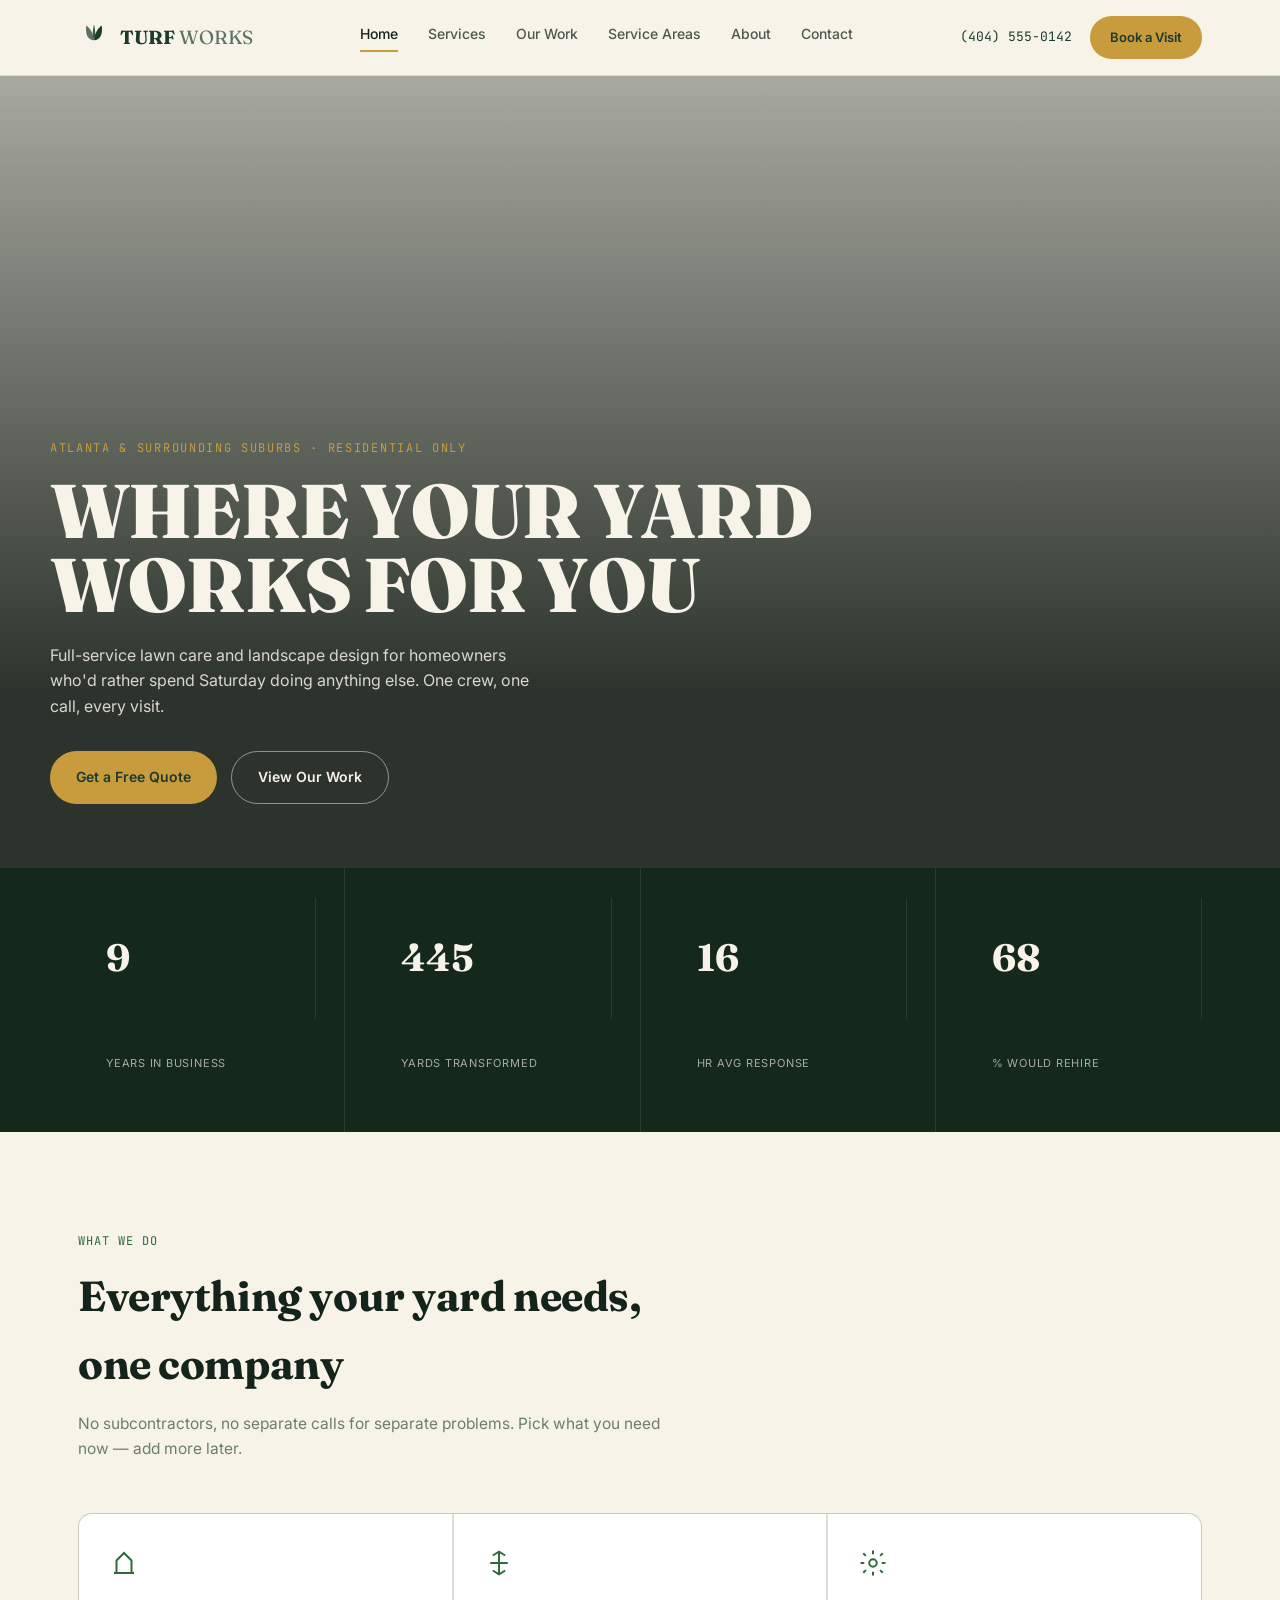
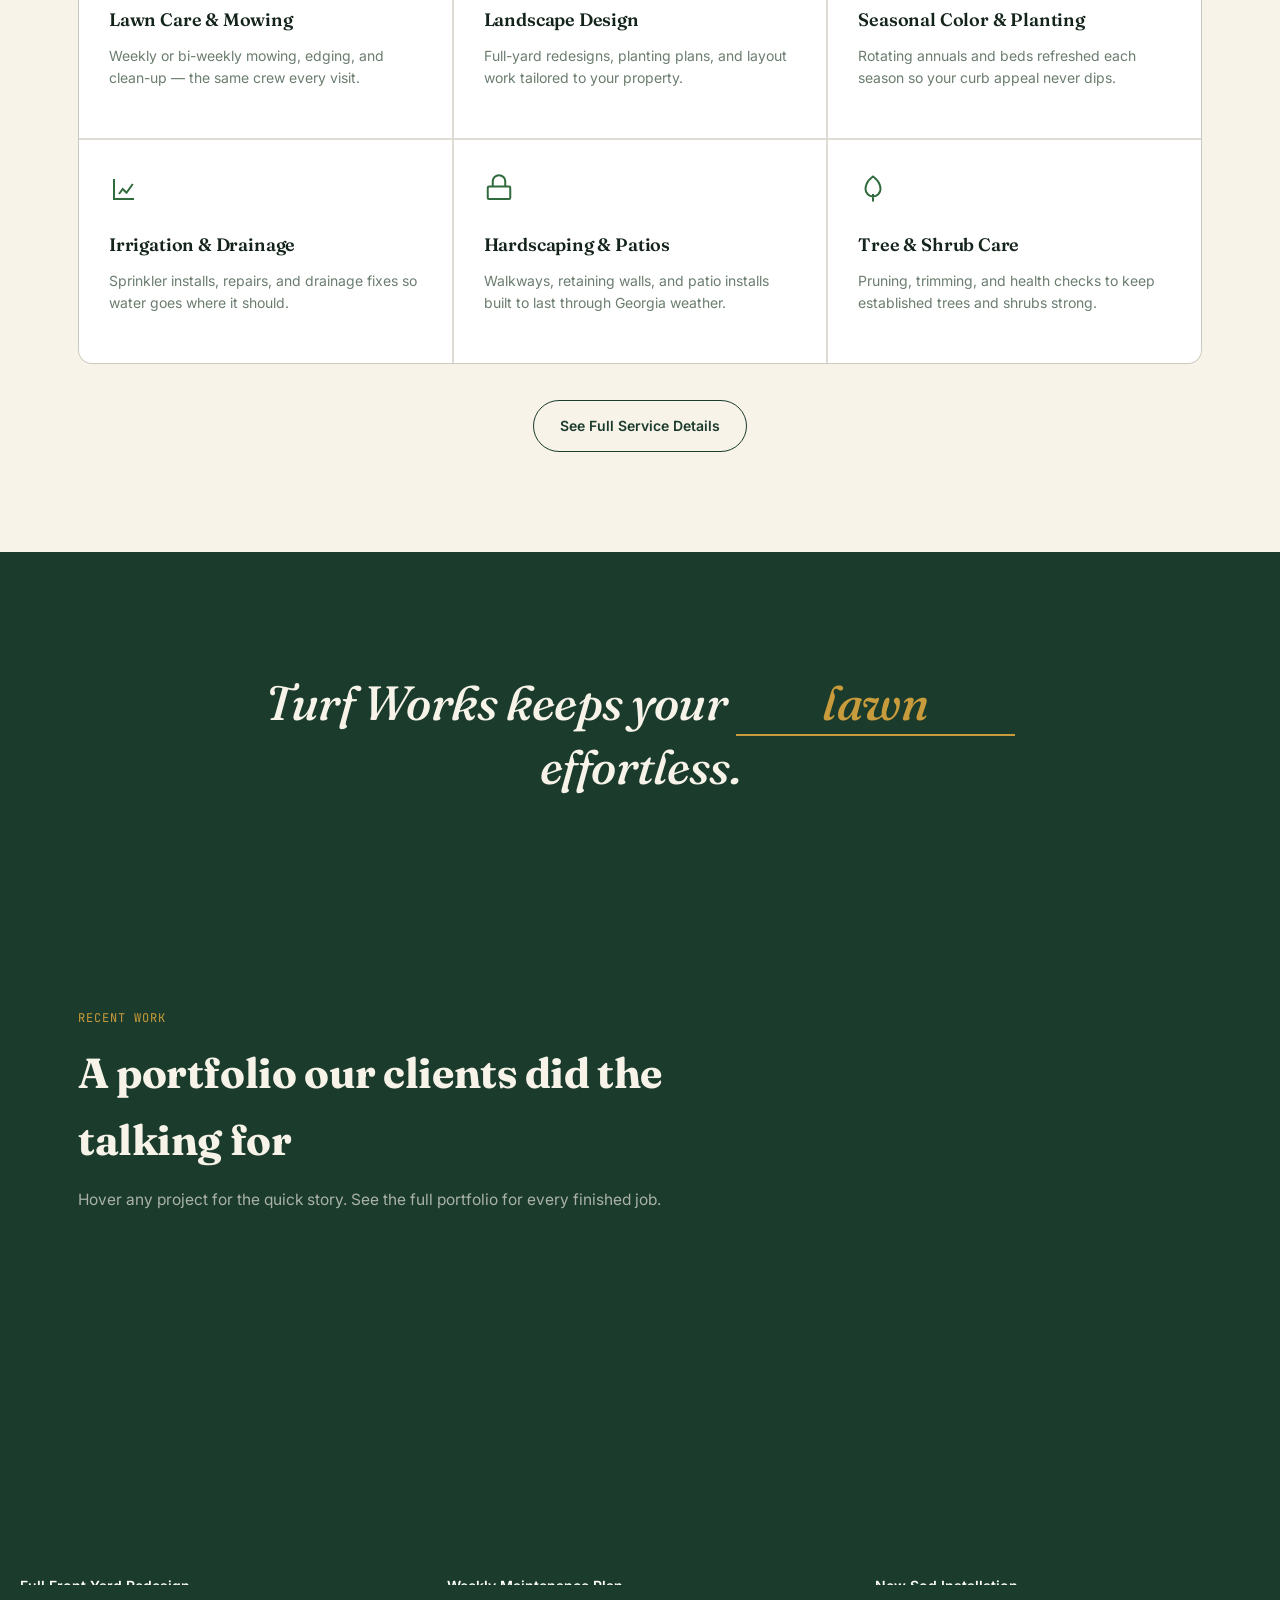
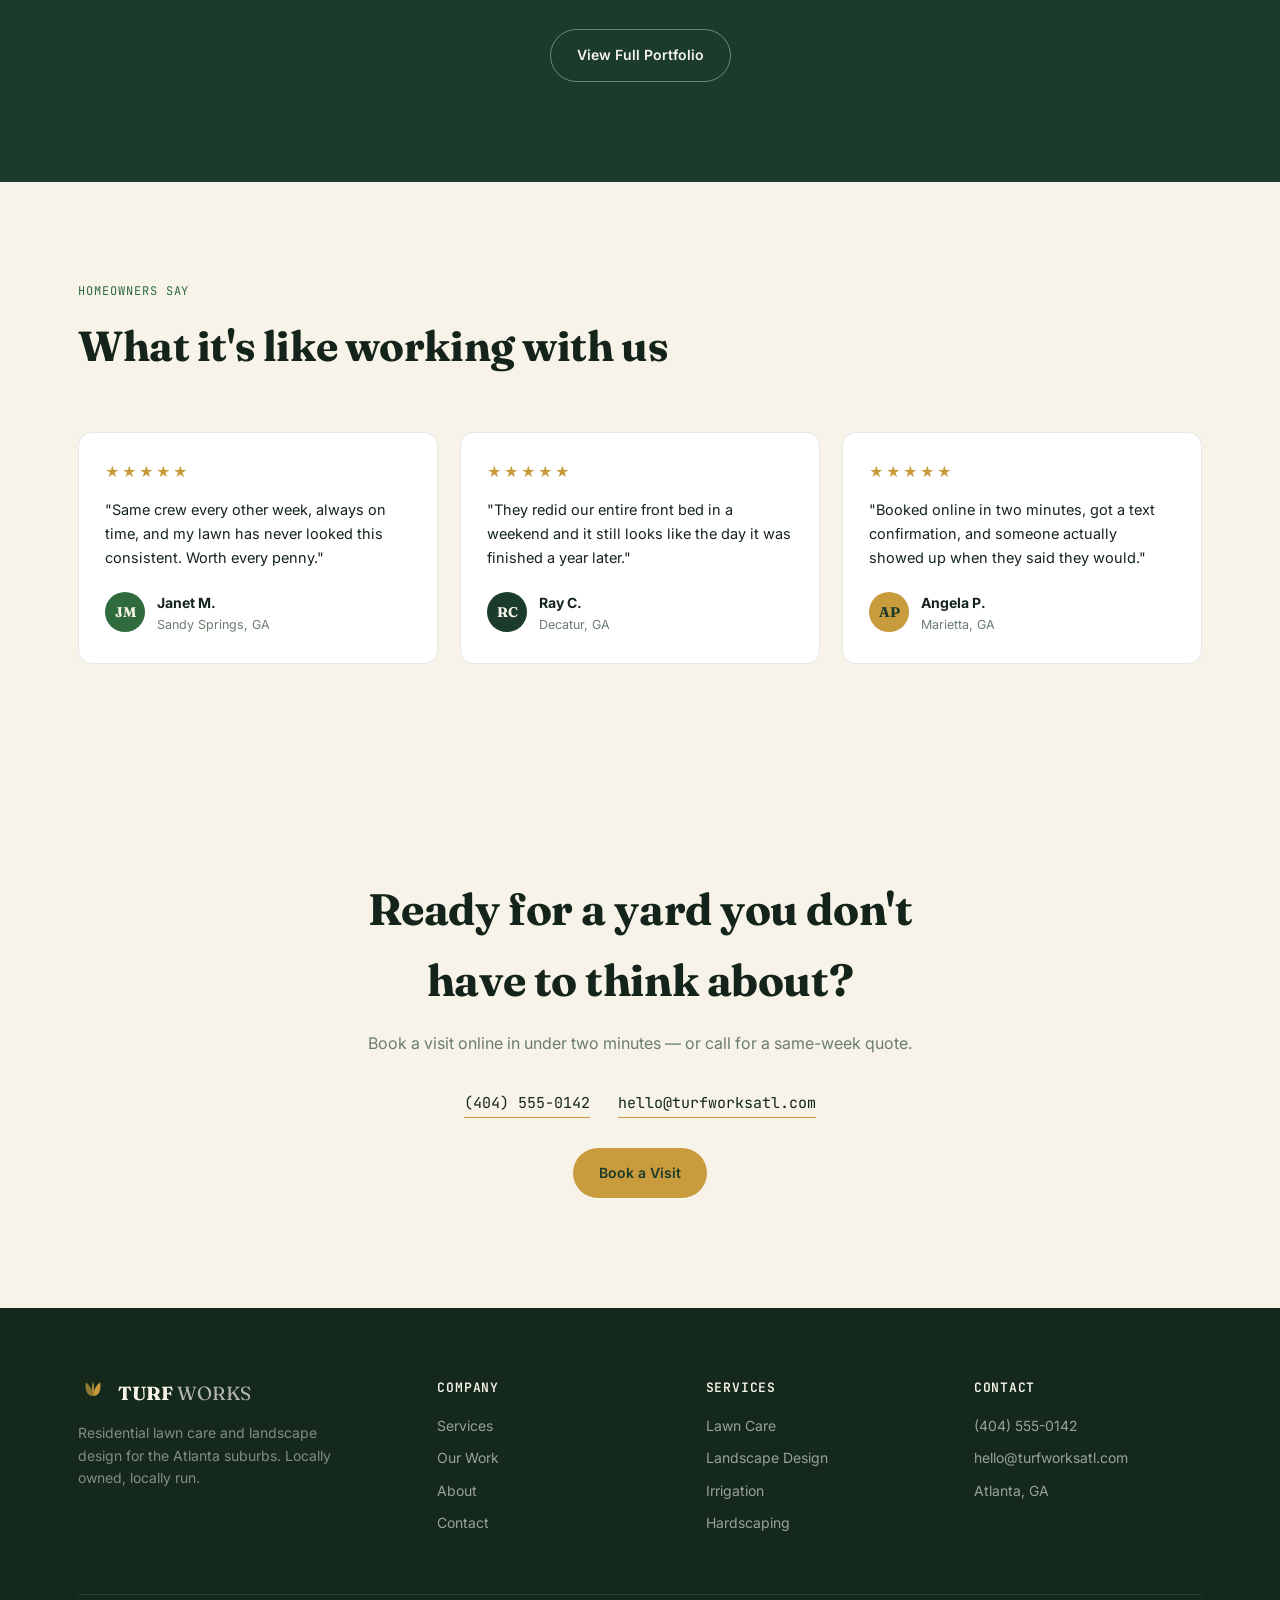
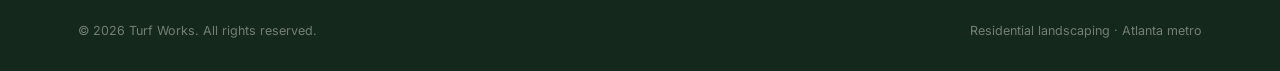
<file: index.html>
<!DOCTYPE html>
<html lang="en">
<head>
<meta charset="UTF-8">
<meta name="viewport" content="width=device-width, initial-scale=1.0">
<title>Turf Works | Lawn Care &amp; Landscaping in Atlanta, GA</title>
<meta name="description" content="Turf Works provides weekly lawn care, landscape design, irrigation, and hardscaping for homeowners across metro Atlanta — Sandy Springs, Decatur, Marietta, Alpharetta &amp; more. Free quotes, locked-in pricing.">
<link rel="canonical" href="https://turfworksatl.com/">
<meta property="og:title" content="Turf Works | Lawn Care &amp; Landscaping in Atlanta, GA">
<meta property="og:description" content="Full-service lawn care and landscape design for Atlanta-area homeowners. Free quotes, one crew, no ticket queues.">
<meta property="og:type" content="website">
<meta property="og:image" content="https://images.unsplash.com/photo-1655961539194-fc970b063bc5?fm=jpg&q=75&w=1200&auto=format&fit=crop">
<link rel="preconnect" href="https://fonts.googleapis.com">
<link href="https://fonts.googleapis.com/css2?family=Fraunces:ital,opsz,wght@0,9..144,400;0,9..144,600;0,9..144,700;0,9..144,900;1,9..144,500&family=Inter:wght@400;500;600;700&family=JetBrains+Mono:wght@400;600&display=swap" rel="stylesheet">
<link rel="stylesheet" href="css/style.css">
<script type="application/ld+json">
{
  "@context": "https://schema.org",
  "@type": "HomeAndConstructionBusiness",
  "name": "Turf Works",
  "image": "https://images.unsplash.com/photo-1655961539194-fc970b063bc5",
  "telephone": "+1-404-555-0142",
  "email": "hello@turfworksatl.com",
  "priceRange": "$$",
  "url": "https://turfworksatl.com/",
  "address": {
    "@type": "PostalAddress",
    "streetAddress": "123 Example Ave",
    "addressLocality": "Atlanta",
    "addressRegion": "GA",
    "postalCode": "30301",
    "addressCountry": "US"
  },
  "areaServed": ["Sandy Springs, GA","Decatur, GA","Marietta, GA","Alpharetta, GA","Dunwoody, GA","Brookhaven, GA","Roswell, GA","Smyrna, GA"],
  "openingHoursSpecification": {
    "@type": "OpeningHoursSpecification",
    "dayOfWeek": ["Monday","Tuesday","Wednesday","Thursday","Friday"],
    "opens": "08:00",
    "closes": "18:00"
  },
  "sameAs": []
}
</script>
</head>
<body>

<nav>
  <div class="nav-inner">
    <a class="brand" href="index.html">
      <svg viewBox="0 0 100 100" fill="none">
        <path d="M50 60 C 30 60 22 40 26 14 C 40 24 48 40 50 60 Z" fill="currentColor" opacity=".7"/>
        <path d="M50 60 C 70 60 78 40 74 14 C 60 24 52 40 50 60 Z" fill="currentColor"/>
        <path d="M50 60 C 44 44 46 26 50 10 C 54 26 56 44 50 60 Z" fill="currentColor" opacity=".85"/>
      </svg>
      <span class="brand-word">TURF <span>WORKS</span></span>
    </a>
    <div class="nav-links">
      <a href="index.html" class="active">Home</a>
      <a href="services.html">Services</a>
      <a href="our-work.html">Our Work</a>
      <a href="service-areas.html">Service Areas</a>
      <a href="about.html">About</a>
      <a href="contact.html">Contact</a>
    </div>
    <div class="nav-cta">
      <span class="nav-phone">(404) 555-0142</span>
      <a href="book-a-visit.html" class="btn btn-gold" style="padding:11px 20px;font-size:13px;">Book a Visit</a>
      <button class="nav-toggle" aria-label="Menu">☰</button>
    </div>
  </div>
</nav>

<header class="hero" id="top">
  <div class="wrap hero-inner">
    <div class="hero-eyebrow">Atlanta &amp; Surrounding Suburbs · Residential Only</div>
    <h1>Where Your Yard<br>Works For You</h1>
    <p>Full-service lawn care and landscape design for homeowners who'd rather spend Saturday doing anything else. One crew, one call, every visit.</p>
    <div class="hero-cta">
      <a href="book-a-visit.html" class="btn btn-gold">Get a Free Quote</a>
      <a href="our-work.html" class="btn btn-outline-cream">View Our Work</a>
    </div>
  </div>
</header>

<div class="stat-strip">
  <div class="stat-grid">
    <div><div class="stat-num counter" data-target="14">0</div><div class="stat-label">Years in Business</div></div>
    <div><div class="stat-num counter" data-target="640">0</div><div class="stat-label">Yards Transformed</div></div>
    <div><div class="stat-num counter" data-target="24">0</div><div class="stat-label">Hr Avg Response</div></div>
    <div><div class="stat-num counter" data-target="98">0</div><div class="stat-label">% Would Rehire</div></div>
  </div>
</div>

<section class="section" id="services">
  <div class="wrap">
    <div class="section-head reveal">
      <div class="section-eyebrow mono">What We Do</div>
      <h2>Everything your yard needs, one company</h2>
      <p>No subcontractors, no separate calls for separate problems. Pick what you need now — add more later.</p>
    </div>
    <div class="services-grid reveal">
      <div class="service-card">
        <svg viewBox="0 0 24 24" fill="none" stroke="currentColor" stroke-width="1.6"><path d="M4 20h16M6 20V10l6-6 6 6v10"/></svg>
        <h3>Lawn Care &amp; Mowing</h3>
        <p>Weekly or bi-weekly mowing, edging, and clean-up — the same crew every visit.</p>
      </div>
      <div class="service-card">
        <svg viewBox="0 0 24 24" fill="none" stroke="currentColor" stroke-width="1.6"><path d="M12 3v18M5 12h14M7 6l5-3 5 3M7 18l5 3 5-3"/></svg>
        <h3>Landscape Design</h3>
        <p>Full-yard redesigns, planting plans, and layout work tailored to your property.</p>
      </div>
      <div class="service-card">
        <svg viewBox="0 0 24 24" fill="none" stroke="currentColor" stroke-width="1.6"><circle cx="12" cy="12" r="3"/><path d="M12 2v3M12 19v3M4.2 4.2l2.1 2.1M17.7 17.7l2.1 2.1M2 12h3M19 12h3M4.2 19.8l2.1-2.1M17.7 6.3l2.1-2.1"/></svg>
        <h3>Seasonal Color &amp; Planting</h3>
        <p>Rotating annuals and beds refreshed each season so your curb appeal never dips.</p>
      </div>
      <div class="service-card">
        <svg viewBox="0 0 24 24" fill="none" stroke="currentColor" stroke-width="1.6"><path d="M4 4v16h16M8 16l3-4 3 3 5-7"/></svg>
        <h3>Irrigation &amp; Drainage</h3>
        <p>Sprinkler installs, repairs, and drainage fixes so water goes where it should.</p>
      </div>
      <div class="service-card">
        <svg viewBox="0 0 24 24" fill="none" stroke="currentColor" stroke-width="1.6"><rect x="3" y="10" width="18" height="10" rx="1"/><path d="M7 10V6a5 5 0 0110 0v4"/></svg>
        <h3>Hardscaping &amp; Patios</h3>
        <p>Walkways, retaining walls, and patio installs built to last through Georgia weather.</p>
      </div>
      <div class="service-card">
        <svg viewBox="0 0 24 24" fill="none" stroke="currentColor" stroke-width="1.6"><path d="M12 2c4 3 6 6 6 10a6 6 0 01-12 0c0-4 2-7 6-10zM12 22v-6"/></svg>
        <h3>Tree &amp; Shrub Care</h3>
        <p>Pruning, trimming, and health checks to keep established trees and shrubs strong.</p>
      </div>
    </div>
    <div style="text-align:center;margin-top:36px;" class="reveal">
      <a href="services.html" class="btn btn-outline-dark">See Full Service Details</a>
    </div>
  </div>
</section>

<section class="statement">
  <div class="wrap reveal">
    <h2>Turf Works keeps your <span class="cycle-wrap"><span class="cycle-word">lawn</span></span> effortless.</h2>
  </div>
</section>

<section class="portfolio" id="work">
  <div class="wrap">
    <div class="section-head reveal" style="padding-top:90px;">
      <div class="section-eyebrow mono" style="color:var(--gold);">Recent Work</div>
      <h2>A portfolio our clients did the talking for</h2>
      <p>Hover any project for the quick story. See the full portfolio for every finished job.</p>
    </div>
  </div>
  <div class="portfolio-grid reveal">
    <div class="p-item" style="background-image:url('https://images.unsplash.com/photo-1738193830098-2d92352a1856?fm=jpg&q=75&w=900&auto=format&fit=crop');">
      <div class="p-cap">Full Front Yard Redesign<small>Sandy Springs, GA</small></div>
    </div>
    <div class="p-item" style="background-image:url('https://images.unsplash.com/photo-1590820292118-e256c3ac2676?fm=jpg&q=75&w=900&auto=format&fit=crop');">
      <div class="p-cap">Weekly Maintenance Plan<small>Decatur, GA</small></div>
    </div>
    <div class="p-item" style="background-image:url('https://images.unsplash.com/photo-1689728318937-17d24bc0a65c?fm=jpg&q=75&w=900&auto=format&fit=crop');">
      <div class="p-cap">New Sod Installation<small>Marietta, GA</small></div>
    </div>
  </div>
  <div style="text-align:center;margin-top:44px;" class="reveal">
    <a href="our-work.html" class="btn btn-outline-cream" style="color:var(--cream);border-color:rgba(247,243,233,.4);">View Full Portfolio</a>
  </div>
</section>

<section class="section">
  <div class="wrap">
    <div class="section-head reveal">
      <div class="section-eyebrow mono">Homeowners Say</div>
      <h2>What it's like working with us</h2>
    </div>
    <div class="testi-grid reveal">
      <div class="testi-card">
        <div class="testi-stars">★★★★★</div>
        <p class="testi-quote">"Same crew every other week, always on time, and my lawn has never looked this consistent. Worth every penny."</p>
        <div class="testi-person">
          <div class="avatar" style="background:var(--mid);">JM</div>
          <div><b>Janet M.</b><span>Sandy Springs, GA</span></div>
        </div>
      </div>
      <div class="testi-card">
        <div class="testi-stars">★★★★★</div>
        <p class="testi-quote">"They redid our entire front bed in a weekend and it still looks like the day it was finished a year later."</p>
        <div class="testi-person">
          <div class="avatar" style="background:var(--dark);">RC</div>
          <div><b>Ray C.</b><span>Decatur, GA</span></div>
        </div>
      </div>
      <div class="testi-card">
        <div class="testi-stars">★★★★★</div>
        <p class="testi-quote">"Booked online in two minutes, got a text confirmation, and someone actually showed up when they said they would."</p>
        <div class="testi-person">
          <div class="avatar" style="background:var(--gold);color:var(--dark);">AP</div>
          <div><b>Angela P.</b><span>Marietta, GA</span></div>
        </div>
      </div>
    </div>
  </div>
</section>

<section class="cta" id="contact">
  <div class="wrap reveal">
    <h2>Ready for a yard you don't have to think about?</h2>
    <p>Book a visit online in under two minutes — or call for a same-week quote.</p>
    <div class="cta-contact">
      <a href="tel:4045550142">(404) 555-0142</a>
      <a href="mailto:hello@turfworksatl.com">hello@turfworksatl.com</a>
    </div>
    <div class="cta-btn"><a href="book-a-visit.html" class="btn btn-gold">Book a Visit</a></div>
  </div>
</section>

<footer>
  <div class="wrap">
    <div class="footer-grid">
      <div class="footer-brand">
        <a class="brand" href="index.html">
          <svg viewBox="0 0 100 100" fill="none" style="width:30px;height:30px;color:var(--gold);">
            <path d="M50 60 C 30 60 22 40 26 14 C 40 24 48 40 50 60 Z" fill="currentColor" opacity=".7"/>
            <path d="M50 60 C 70 60 78 40 74 14 C 60 24 52 40 50 60 Z" fill="currentColor"/>
            <path d="M50 60 C 44 44 46 26 50 10 C 54 26 56 44 50 60 Z" fill="currentColor" opacity=".85"/>
          </svg>
          <span class="brand-word">TURF <span>WORKS</span></span>
        </a>
        <p>Residential lawn care and landscape design for the Atlanta suburbs. Locally owned, locally run.</p>
      </div>
      <div>
        <h4>Company</h4>
        <ul><li><a href="services.html">Services</a></li><li><a href="our-work.html">Our Work</a></li><li><a href="about.html">About</a></li><li><a href="contact.html">Contact</a></li></ul>
      </div>
      <div>
        <h4>Services</h4>
        <ul><li>Lawn Care</li><li>Landscape Design</li><li>Irrigation</li><li>Hardscaping</li></ul>
      </div>
      <div>
        <h4>Contact</h4>
        <ul><li><a href="tel:4045550142">(404) 555-0142</a></li><li><a href="mailto:hello@turfworksatl.com">hello@turfworksatl.com</a></li><li>Atlanta, GA</li></ul>
      </div>
    </div>
    <div class="footer-bottom">
      <span>© <span id="yr"></span> Turf Works. All rights reserved.</span>
      <span>Residential landscaping · Atlanta metro</span>
    </div>
  </div>
</footer>

<script src="js/main.js"></script>
</body>
</html>
</file>
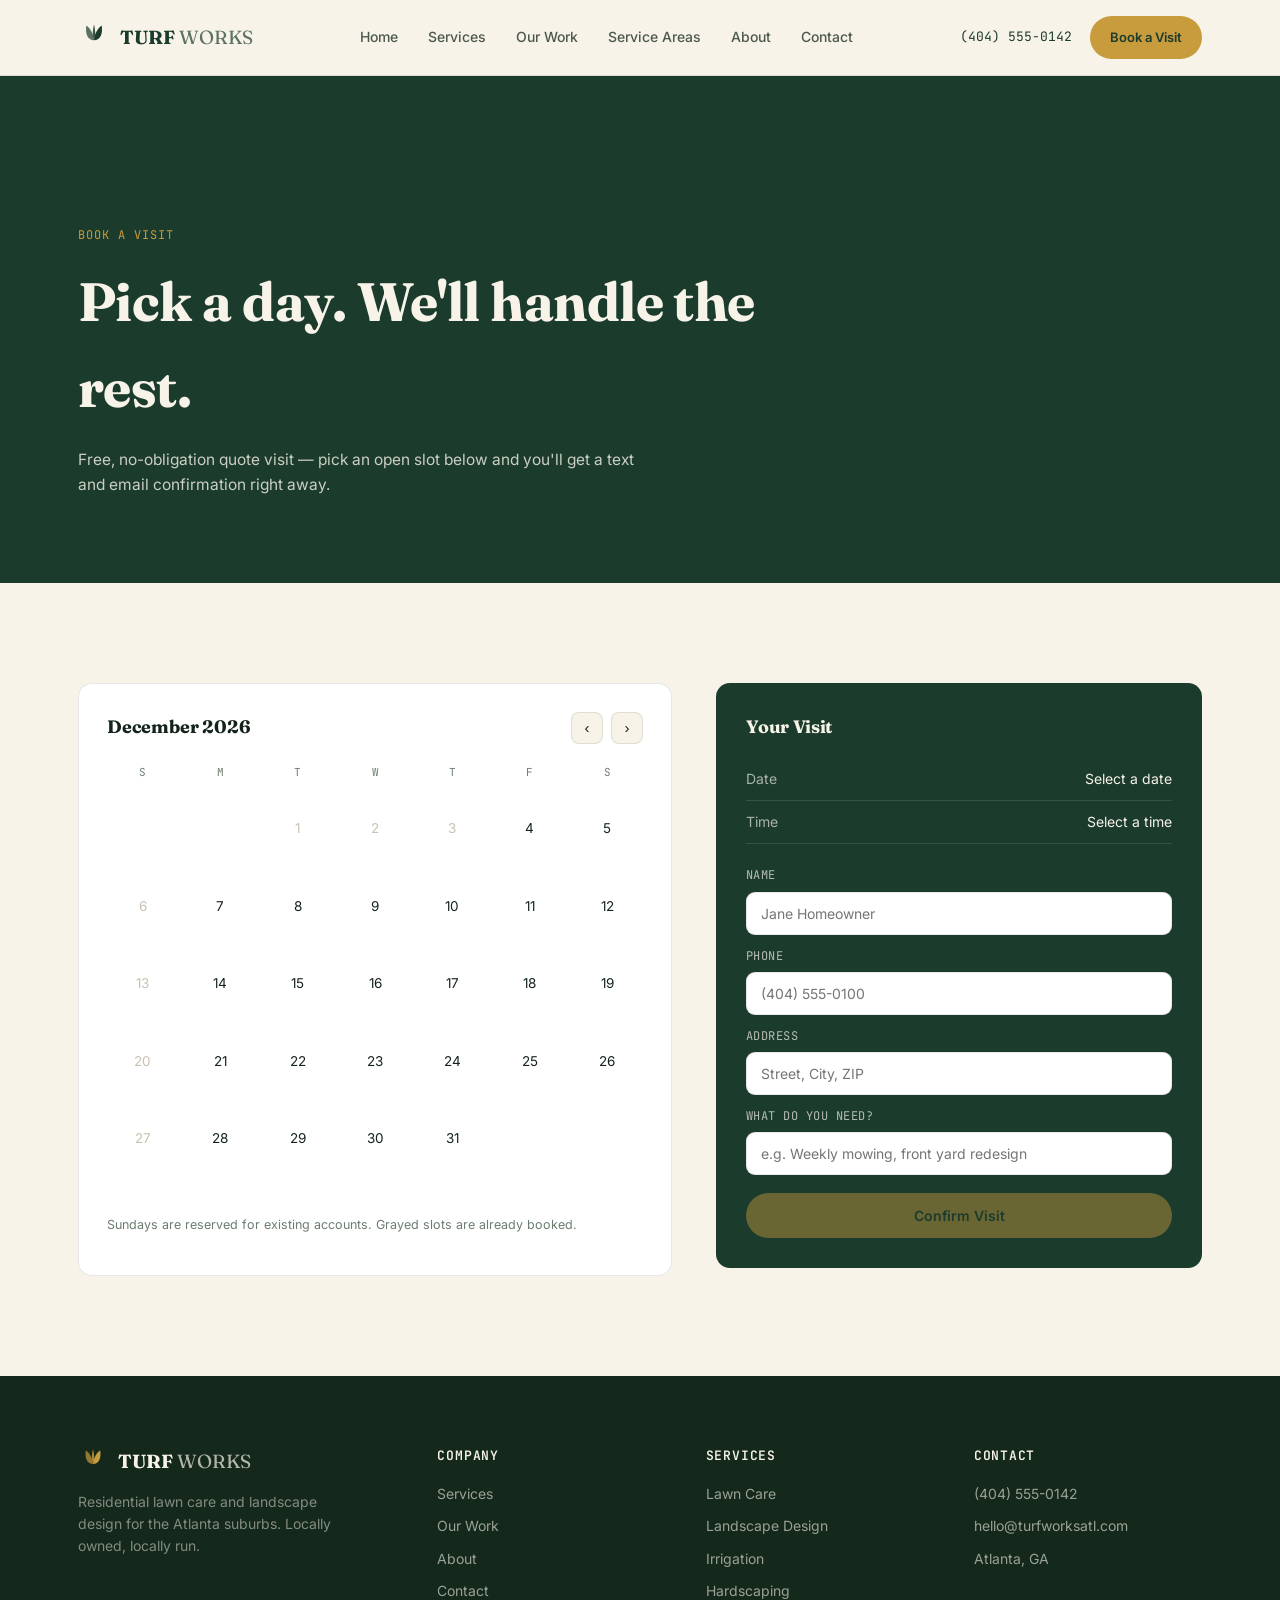
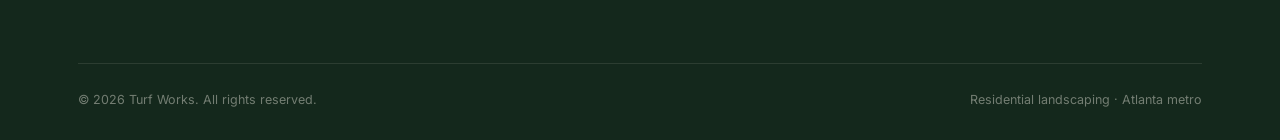
<file: book-a-visit.html>
<!DOCTYPE html>
<html lang="en">
<head>
<meta charset="UTF-8">
<meta name="viewport" content="width=device-width, initial-scale=1.0">
<title>Book a Free Visit | Turf Works Atlanta</title>
<meta name="description" content="Schedule a free quote visit online in under two minutes. Pick a day and time that works — Turf Works confirms by text or email.">
<link rel="canonical" href="https://turfworksatl.com/book-a-visit.html">
<link rel="preconnect" href="https://fonts.googleapis.com">
<link href="https://fonts.googleapis.com/css2?family=Fraunces:ital,opsz,wght@0,9..144,400;0,9..144,600;0,9..144,700;0,9..144,900;1,9..144,500&family=Inter:wght@400;500;600;700&family=JetBrains+Mono:wght@400;600&display=swap" rel="stylesheet">
<link rel="stylesheet" href="css/style.css">
</head>
<body>

<nav>
  <div class="nav-inner">
    <a class="brand" href="index.html">
      <svg viewBox="0 0 100 100" fill="none">
        <path d="M50 60 C 30 60 22 40 26 14 C 40 24 48 40 50 60 Z" fill="currentColor" opacity=".7"/>
        <path d="M50 60 C 70 60 78 40 74 14 C 60 24 52 40 50 60 Z" fill="currentColor"/>
        <path d="M50 60 C 44 44 46 26 50 10 C 54 26 56 44 50 60 Z" fill="currentColor" opacity=".85"/>
      </svg>
      <span class="brand-word">TURF <span>WORKS</span></span>
    </a>
    <div class="nav-links">
      <a href="index.html">Home</a>
      <a href="services.html">Services</a>
      <a href="our-work.html">Our Work</a>
      <a href="service-areas.html">Service Areas</a>
      <a href="about.html">About</a>
      <a href="contact.html">Contact</a>
    </div>
    <div class="nav-cta">
      <span class="nav-phone">(404) 555-0142</span>
      <a href="book-a-visit.html" class="btn btn-gold" style="padding:11px 20px;font-size:13px;">Book a Visit</a>
      <button class="nav-toggle" aria-label="Menu">☰</button>
    </div>
  </div>
</nav>

<header class="page-hero">
  <div class="wrap">
    <span class="mono">Book a Visit</span>
    <h1>Pick a day. We'll handle the rest.</h1>
    <p>Free, no-obligation quote visit — pick an open slot below and you'll get a text and email confirmation right away.</p>
  </div>
</header>

<section class="section">
  <div class="wrap">
    <div class="book-grid reveal">
      <div class="cal-card">
        <div class="cal-head">
          <h3 id="calMonthLabel">Month Year</h3>
          <div class="cal-nav">
            <button id="calPrev" aria-label="Previous month">‹</button>
            <button id="calNext" aria-label="Next month">›</button>
          </div>
        </div>
        <div class="cal-grid" id="calGrid">
          <div class="cal-dow">S</div><div class="cal-dow">M</div><div class="cal-dow">T</div>
          <div class="cal-dow">W</div><div class="cal-dow">T</div><div class="cal-dow">F</div><div class="cal-dow">S</div>
        </div>
        <div class="slot-row" id="slotRow"></div>
        <p style="font-size:12.5px;color:var(--muted);margin-top:18px;">Sundays are reserved for existing accounts. Grayed slots are already booked.</p>
      </div>

      <div class="book-summary">
        <div id="bookForm">
          <h3>Your Visit</h3>
          <div class="book-line"><span>Date</span><span id="sumDate">Select a date</span></div>
          <div class="book-line"><span>Time</span><span id="sumTime">Select a time</span></div>
          <form class="book-form" style="margin-top:22px;" onsubmit="return false;">
            <label>Name</label>
            <input type="text" placeholder="Jane Homeowner" required>
            <label>Phone</label>
            <input type="tel" placeholder="(404) 555-0100" required>
            <label>Address</label>
            <input type="text" placeholder="Street, City, ZIP" required>
            <label>What do you need?</label>
            <input type="text" placeholder="e.g. Weekly mowing, front yard redesign">
            <button type="submit" id="bookSubmit" class="btn btn-gold" style="width:100%;margin-top:6px;" disabled>Confirm Visit</button>
          </form>
        </div>
        <div class="confirm-box" id="confirmBox">
          <svg viewBox="0 0 24 24" fill="none" stroke="currentColor" stroke-width="1.6"><circle cx="12" cy="12" r="10"/><path d="M8 12l3 3 5-6"/></svg>
          <h3 style="margin-bottom:8px;">Visit Requested</h3>
          <p style="font-size:14px;opacity:.8;">We'll confirm by text and email shortly. In a live build, this connects directly to our scheduling system and blocks the slot in real time.</p>
        </div>
      </div>
    </div>
  </div>
</section>

<footer>
  <div class="wrap">
    <div class="footer-grid">
      <div class="footer-brand">
        <a class="brand" href="index.html">
          <svg viewBox="0 0 100 100" fill="none" style="width:30px;height:30px;color:var(--gold);">
            <path d="M50 60 C 30 60 22 40 26 14 C 40 24 48 40 50 60 Z" fill="currentColor" opacity=".7"/>
            <path d="M50 60 C 70 60 78 40 74 14 C 60 24 52 40 50 60 Z" fill="currentColor"/>
            <path d="M50 60 C 44 44 46 26 50 10 C 54 26 56 44 50 60 Z" fill="currentColor" opacity=".85"/>
          </svg>
          <span class="brand-word">TURF <span>WORKS</span></span>
        </a>
        <p>Residential lawn care and landscape design for the Atlanta suburbs. Locally owned, locally run.</p>
      </div>
      <div>
        <h4>Company</h4>
        <ul><li><a href="services.html">Services</a></li><li><a href="our-work.html">Our Work</a></li><li><a href="about.html">About</a></li><li><a href="contact.html">Contact</a></li></ul>
      </div>
      <div>
        <h4>Services</h4>
        <ul><li>Lawn Care</li><li>Landscape Design</li><li>Irrigation</li><li>Hardscaping</li></ul>
      </div>
      <div>
        <h4>Contact</h4>
        <ul><li><a href="tel:4045550142">(404) 555-0142</a></li><li><a href="mailto:hello@turfworksatl.com">hello@turfworksatl.com</a></li><li>Atlanta, GA</li></ul>
      </div>
    </div>
    <div class="footer-bottom">
      <span>© <span id="yr"></span> Turf Works. All rights reserved.</span>
      <span>Residential landscaping · Atlanta metro</span>
    </div>
  </div>
</footer>

<script src="js/main.js"></script>
</body>
</html>
</file>
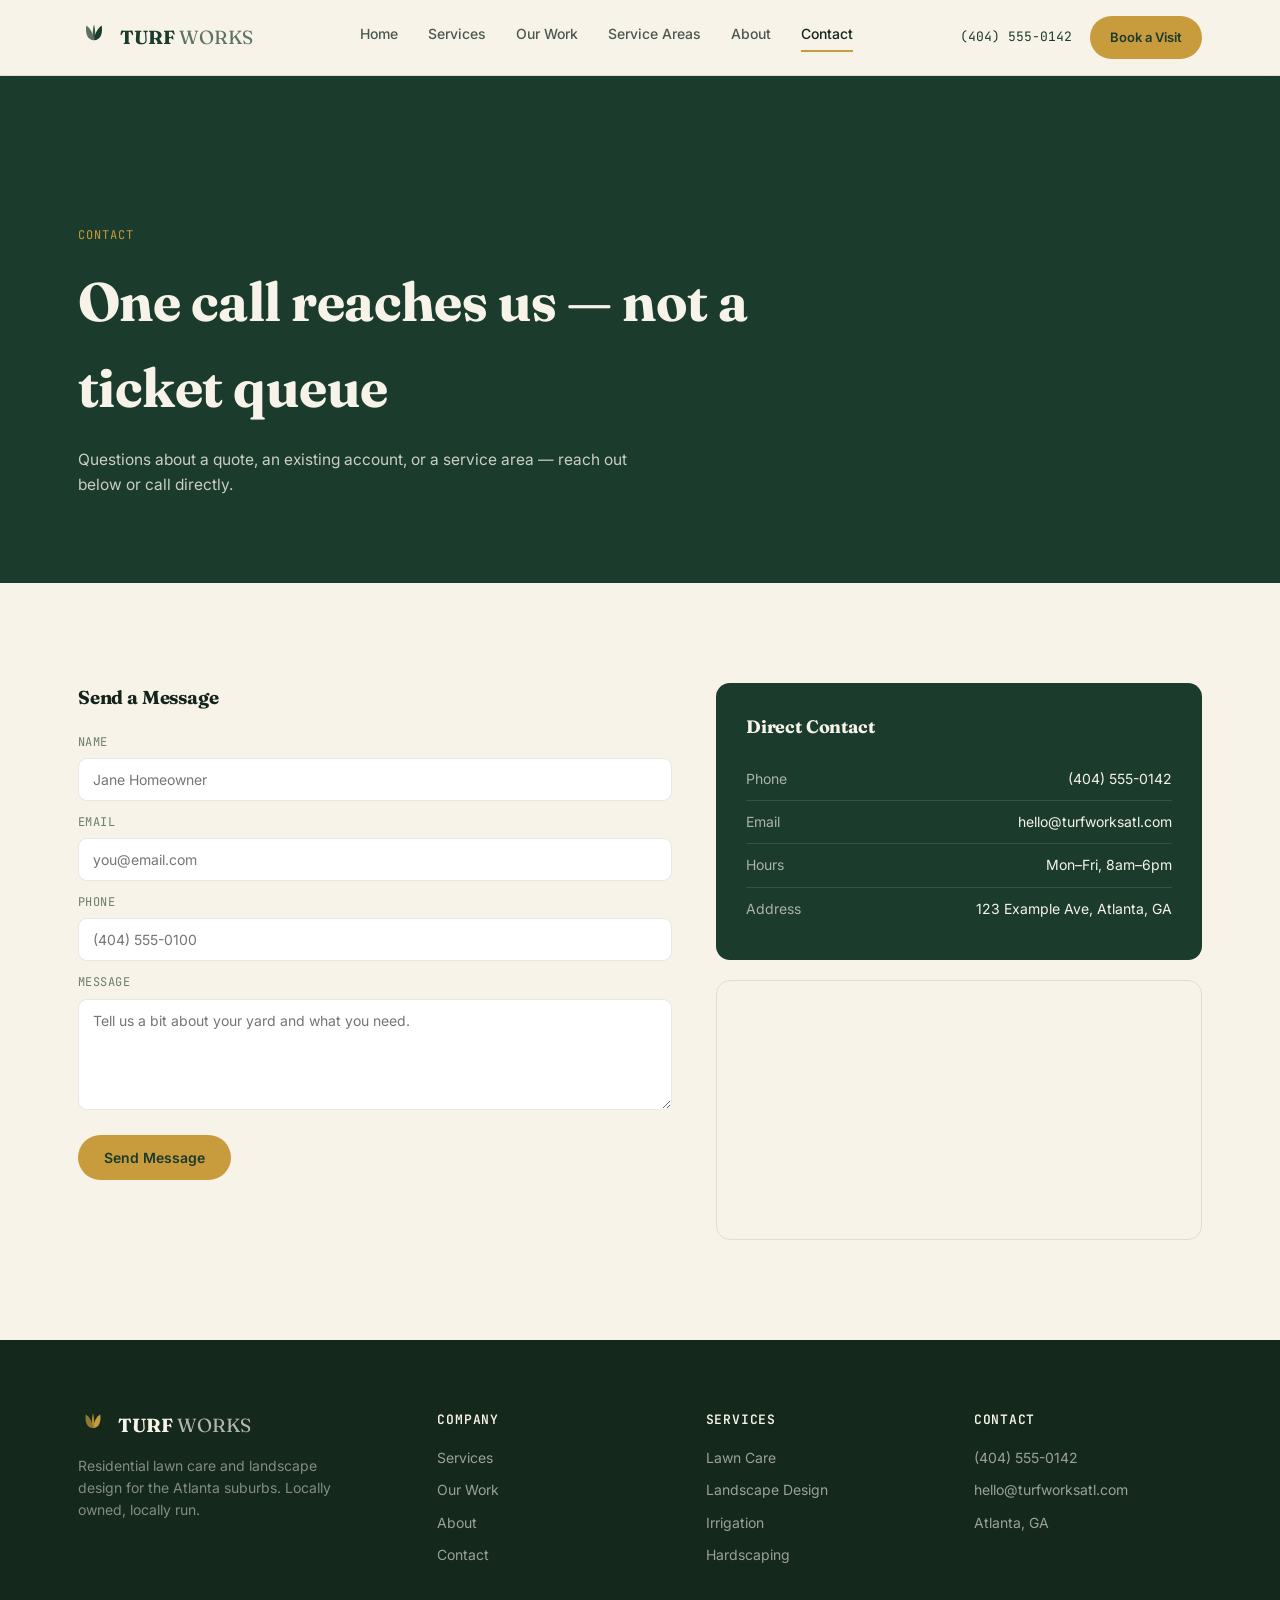
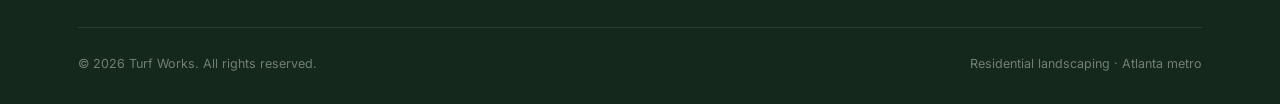
<file: contact.html>
<!DOCTYPE html>
<html lang="en">
<head>
<meta charset="UTF-8">
<meta name="viewport" content="width=device-width, initial-scale=1.0">
<title>Contact Turf Works | Atlanta Lawn Care &amp; Landscaping</title>
<meta name="description" content="Get in touch with Turf Works for a free quote — call, email, or send a message. Based in Atlanta, GA, serving homeowners across the metro suburbs.">
<link rel="canonical" href="https://turfworksatl.com/contact.html">
<link rel="preconnect" href="https://fonts.googleapis.com">
<link href="https://fonts.googleapis.com/css2?family=Fraunces:ital,opsz,wght@0,9..144,400;0,9..144,600;0,9..144,700;0,9..144,900;1,9..144,500&family=Inter:wght@400;500;600;700&family=JetBrains+Mono:wght@400;600&display=swap" rel="stylesheet">
<link rel="stylesheet" href="css/style.css">
</head>
<body>

<nav>
  <div class="nav-inner">
    <a class="brand" href="index.html">
      <svg viewBox="0 0 100 100" fill="none">
        <path d="M50 60 C 30 60 22 40 26 14 C 40 24 48 40 50 60 Z" fill="currentColor" opacity=".7"/>
        <path d="M50 60 C 70 60 78 40 74 14 C 60 24 52 40 50 60 Z" fill="currentColor"/>
        <path d="M50 60 C 44 44 46 26 50 10 C 54 26 56 44 50 60 Z" fill="currentColor" opacity=".85"/>
      </svg>
      <span class="brand-word">TURF <span>WORKS</span></span>
    </a>
    <div class="nav-links">
      <a href="index.html">Home</a>
      <a href="services.html">Services</a>
      <a href="our-work.html">Our Work</a>
      <a href="service-areas.html">Service Areas</a>
      <a href="about.html">About</a>
      <a href="contact.html" class="active">Contact</a>
    </div>
    <div class="nav-cta">
      <span class="nav-phone">(404) 555-0142</span>
      <a href="book-a-visit.html" class="btn btn-gold" style="padding:11px 20px;font-size:13px;">Book a Visit</a>
      <button class="nav-toggle" aria-label="Menu">☰</button>
    </div>
  </div>
</nav>

<header class="page-hero">
  <div class="wrap">
    <span class="mono">Contact</span>
    <h1>One call reaches us — not a ticket queue</h1>
    <p>Questions about a quote, an existing account, or a service area — reach out below or call directly.</p>
  </div>
</header>

<section class="section">
  <div class="wrap">
    <div class="book-grid reveal">
      <div>
        <div id="contactForm">
          <h3 style="margin-bottom:20px;">Send a Message</h3>
          <form class="contact-form" onsubmit="return false;" id="contactFormEl">
            <label>Name</label>
            <input type="text" placeholder="Jane Homeowner" required>
            <label>Email</label>
            <input type="email" placeholder="you@email.com" required>
            <label>Phone</label>
            <input type="tel" placeholder="(404) 555-0100">
            <label>Message</label>
            <textarea rows="5" placeholder="Tell us a bit about your yard and what you need."></textarea>
            <button type="submit" class="btn btn-gold" style="margin-top:6px;">Send Message</button>
          </form>
        </div>
        <div class="confirm-box" id="contactConfirm">
          <svg viewBox="0 0 24 24" fill="none" stroke="currentColor" stroke-width="1.6"><circle cx="12" cy="12" r="10"/><path d="M8 12l3 3 5-6"/></svg>
          <h3 style="margin-bottom:8px;">Message Sent</h3>
          <p style="font-size:14px;color:var(--muted);">We typically reply within one business day. For anything urgent, call us directly.</p>
        </div>
      </div>

      <div>
        <div class="book-summary" style="position:static;">
          <h3>Direct Contact</h3>
          <div class="book-line"><span>Phone</span><span><a href="tel:4045550142">(404) 555-0142</a></span></div>
          <div class="book-line"><span>Email</span><span><a href="mailto:hello@turfworksatl.com">hello@turfworksatl.com</a></span></div>
          <div class="book-line"><span>Hours</span><span>Mon–Fri, 8am–6pm</span></div>
          <div class="book-line" style="border-bottom:none;"><span>Address</span><span>123 Example Ave, Atlanta, GA</span></div>
        </div>
        <div class="map-frame" style="margin-top:20px;height:260px;">
          <iframe src="https://www.google.com/maps?q=Atlanta,GA&output=embed" loading="lazy" title="Turf Works location map"></iframe>
        </div>
      </div>
    </div>
  </div>
</section>

<footer>
  <div class="wrap">
    <div class="footer-grid">
      <div class="footer-brand">
        <a class="brand" href="index.html">
          <svg viewBox="0 0 100 100" fill="none" style="width:30px;height:30px;color:var(--gold);">
            <path d="M50 60 C 30 60 22 40 26 14 C 40 24 48 40 50 60 Z" fill="currentColor" opacity=".7"/>
            <path d="M50 60 C 70 60 78 40 74 14 C 60 24 52 40 50 60 Z" fill="currentColor"/>
            <path d="M50 60 C 44 44 46 26 50 10 C 54 26 56 44 50 60 Z" fill="currentColor" opacity=".85"/>
          </svg>
          <span class="brand-word">TURF <span>WORKS</span></span>
        </a>
        <p>Residential lawn care and landscape design for the Atlanta suburbs. Locally owned, locally run.</p>
      </div>
      <div>
        <h4>Company</h4>
        <ul><li><a href="services.html">Services</a></li><li><a href="our-work.html">Our Work</a></li><li><a href="about.html">About</a></li><li><a href="contact.html">Contact</a></li></ul>
      </div>
      <div>
        <h4>Services</h4>
        <ul><li>Lawn Care</li><li>Landscape Design</li><li>Irrigation</li><li>Hardscaping</li></ul>
      </div>
      <div>
        <h4>Contact</h4>
        <ul><li><a href="tel:4045550142">(404) 555-0142</a></li><li><a href="mailto:hello@turfworksatl.com">hello@turfworksatl.com</a></li><li>Atlanta, GA</li></ul>
      </div>
    </div>
    <div class="footer-bottom">
      <span>© <span id="yr"></span> Turf Works. All rights reserved.</span>
      <span>Residential landscaping · Atlanta metro</span>
    </div>
  </div>
</footer>

<script src="js/main.js"></script>
</body>
</html>
</file>
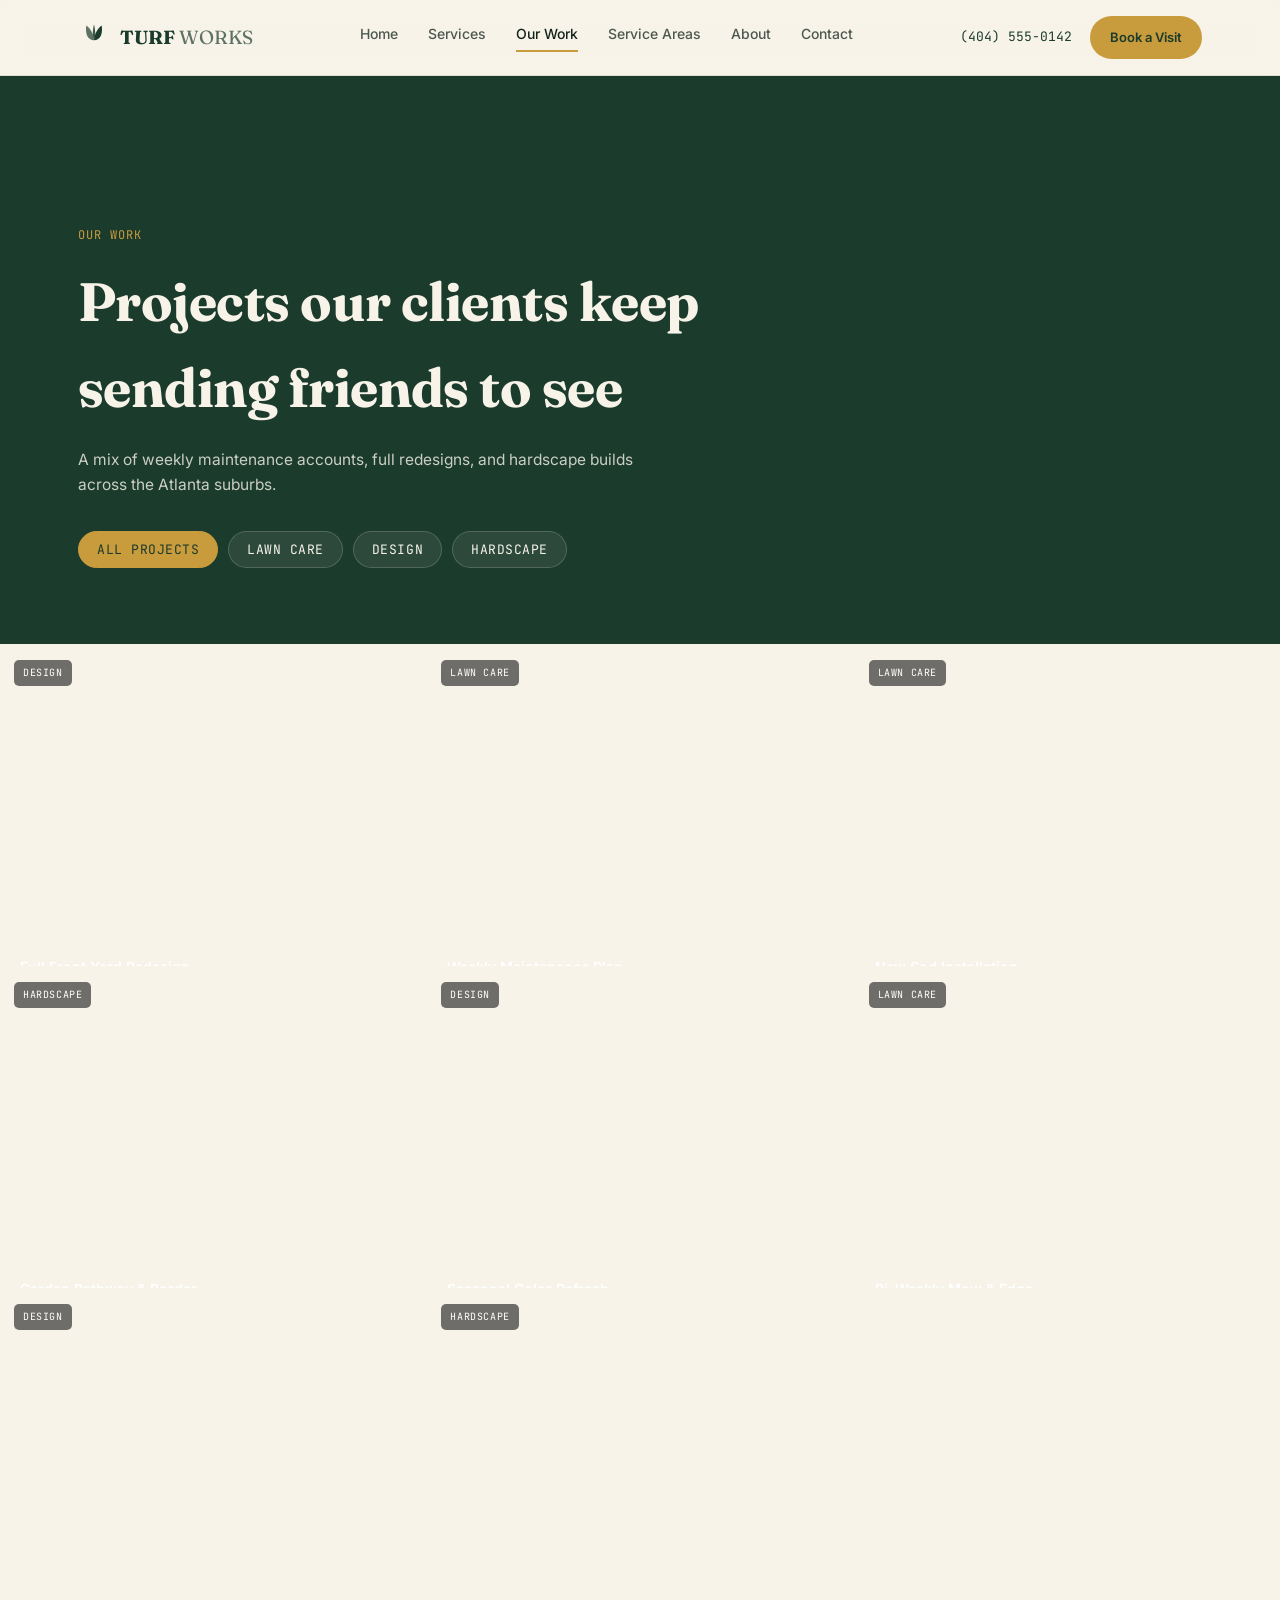
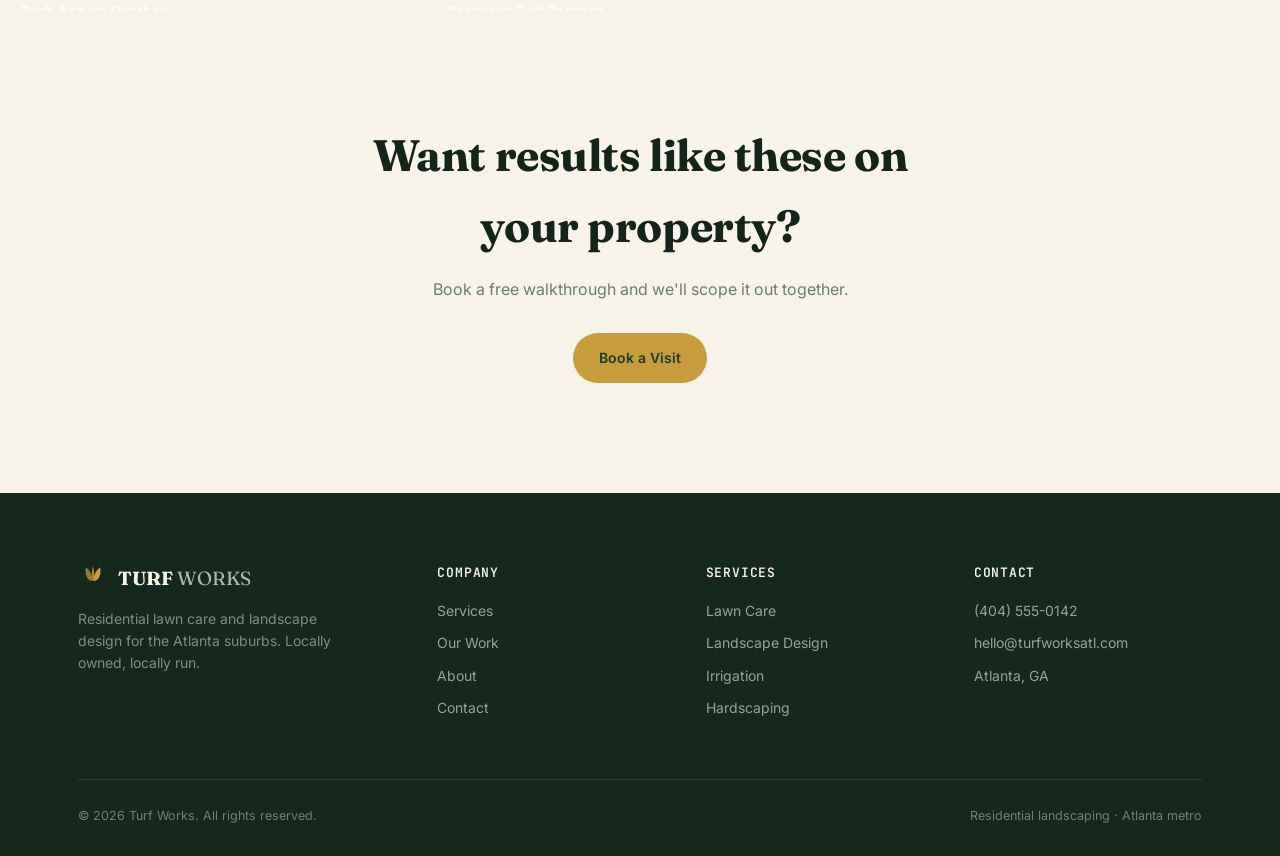
<file: our-work.html>
<!DOCTYPE html>
<html lang="en">
<head>
<meta charset="UTF-8">
<meta name="viewport" content="width=device-width, initial-scale=1.0">
<title>Our Work | Landscaping &amp; Lawn Care Projects | Turf Works Atlanta</title>
<meta name="description" content="Browse recent Turf Works projects across metro Atlanta — front yard redesigns, sod installations, patios, and weekly maintenance transformations.">
<link rel="canonical" href="https://turfworksatl.com/our-work.html">
<link rel="preconnect" href="https://fonts.googleapis.com">
<link href="https://fonts.googleapis.com/css2?family=Fraunces:ital,opsz,wght@0,9..144,400;0,9..144,600;0,9..144,700;0,9..144,900;1,9..144,500&family=Inter:wght@400;500;600;700&family=JetBrains+Mono:wght@400;600&display=swap" rel="stylesheet">
<link rel="stylesheet" href="css/style.css">
</head>
<body>

<nav>
  <div class="nav-inner">
    <a class="brand" href="index.html">
      <svg viewBox="0 0 100 100" fill="none">
        <path d="M50 60 C 30 60 22 40 26 14 C 40 24 48 40 50 60 Z" fill="currentColor" opacity=".7"/>
        <path d="M50 60 C 70 60 78 40 74 14 C 60 24 52 40 50 60 Z" fill="currentColor"/>
        <path d="M50 60 C 44 44 46 26 50 10 C 54 26 56 44 50 60 Z" fill="currentColor" opacity=".85"/>
      </svg>
      <span class="brand-word">TURF <span>WORKS</span></span>
    </a>
    <div class="nav-links">
      <a href="index.html">Home</a>
      <a href="services.html">Services</a>
      <a href="our-work.html" class="active">Our Work</a>
      <a href="service-areas.html">Service Areas</a>
      <a href="about.html">About</a>
      <a href="contact.html">Contact</a>
    </div>
    <div class="nav-cta">
      <span class="nav-phone">(404) 555-0142</span>
      <a href="book-a-visit.html" class="btn btn-gold" style="padding:11px 20px;font-size:13px;">Book a Visit</a>
      <button class="nav-toggle" aria-label="Menu">☰</button>
    </div>
  </div>
</nav>

<header class="page-hero">
  <div class="wrap">
    <span class="mono">Our Work</span>
    <h1>Projects our clients keep sending friends to see</h1>
    <p>A mix of weekly maintenance accounts, full redesigns, and hardscape builds across the Atlanta suburbs.</p>
    <div class="filter-row" style="margin-top:34px;">
      <button class="filter-pill active" data-filter="all">All Projects</button>
      <button class="filter-pill" data-filter="lawn">Lawn Care</button>
      <button class="filter-pill" data-filter="design">Design</button>
      <button class="filter-pill" data-filter="hardscape">Hardscape</button>
    </div>
  </div>
</header>

<div class="portfolio-grid" style="margin-top:2px;">
  <div class="p-item" data-category="design" style="background-image:url('https://images.unsplash.com/photo-1738193830098-2d92352a1856?fm=jpg&q=75&w=900&auto=format&fit=crop');">
    <span class="tag">Design</span>
    <div class="p-cap">Full Front Yard Redesign<small>Sandy Springs, GA</small></div>
  </div>
  <div class="p-item" data-category="lawn" style="background-image:url('https://images.unsplash.com/photo-1590820292118-e256c3ac2676?fm=jpg&q=75&w=900&auto=format&fit=crop');">
    <span class="tag">Lawn Care</span>
    <div class="p-cap">Weekly Maintenance Plan<small>Decatur, GA</small></div>
  </div>
  <div class="p-item" data-category="lawn" style="background-image:url('https://images.unsplash.com/photo-1689728318937-17d24bc0a65c?fm=jpg&q=75&w=900&auto=format&fit=crop');">
    <span class="tag">Lawn Care</span>
    <div class="p-cap">New Sod Installation<small>Marietta, GA</small></div>
  </div>
  <div class="p-item" data-category="hardscape" style="background-image:url('https://images.unsplash.com/photo-1692339267725-ce644ac805ec?fm=jpg&q=75&w=900&auto=format&fit=crop');">
    <span class="tag">Hardscape</span>
    <div class="p-cap">Garden Pathway &amp; Border<small>Alpharetta, GA</small></div>
  </div>
  <div class="p-item" data-category="design" style="background-image:url('https://images.unsplash.com/photo-1597201278257-3687be27d954?fm=jpg&q=75&w=900&auto=format&fit=crop');">
    <span class="tag">Design</span>
    <div class="p-cap">Seasonal Color Refresh<small>Dunwoody, GA</small></div>
  </div>
  <div class="p-item" data-category="lawn" style="background-image:url('https://images.unsplash.com/photo-1734303023491-db8037a21f09?fm=jpg&q=75&w=900&auto=format&fit=crop');">
    <span class="tag">Lawn Care</span>
    <div class="p-cap">Bi-Weekly Mow &amp; Edge<small>Brookhaven, GA</small></div>
  </div>
  <div class="p-item" data-category="design" style="background-image:url('https://images.unsplash.com/photo-1655961539194-fc970b063bc5?fm=jpg&q=75&w=900&auto=format&fit=crop');">
    <span class="tag">Design</span>
    <div class="p-cap">Curb Appeal Overhaul<small>Roswell, GA</small></div>
  </div>
  <div class="p-item" data-category="hardscape" style="background-image:url('https://images.unsplash.com/photo-1558904541-efa843a96f01?fm=jpg&q=75&w=900&auto=format&fit=crop');">
    <span class="tag">Hardscape</span>
    <div class="p-cap">Backyard Turf Regrade<small>Smyrna, GA</small></div>
  </div>
</div>

<section class="cta">
  <div class="wrap reveal">
    <h2>Want results like these on your property?</h2>
    <p>Book a free walkthrough and we'll scope it out together.</p>
    <div class="cta-btn"><a href="book-a-visit.html" class="btn btn-gold">Book a Visit</a></div>
  </div>
</section>

<footer>
  <div class="wrap">
    <div class="footer-grid">
      <div class="footer-brand">
        <a class="brand" href="index.html">
          <svg viewBox="0 0 100 100" fill="none" style="width:30px;height:30px;color:var(--gold);">
            <path d="M50 60 C 30 60 22 40 26 14 C 40 24 48 40 50 60 Z" fill="currentColor" opacity=".7"/>
            <path d="M50 60 C 70 60 78 40 74 14 C 60 24 52 40 50 60 Z" fill="currentColor"/>
            <path d="M50 60 C 44 44 46 26 50 10 C 54 26 56 44 50 60 Z" fill="currentColor" opacity=".85"/>
          </svg>
          <span class="brand-word">TURF <span>WORKS</span></span>
        </a>
        <p>Residential lawn care and landscape design for the Atlanta suburbs. Locally owned, locally run.</p>
      </div>
      <div>
        <h4>Company</h4>
        <ul><li><a href="services.html">Services</a></li><li><a href="our-work.html">Our Work</a></li><li><a href="about.html">About</a></li><li><a href="contact.html">Contact</a></li></ul>
      </div>
      <div>
        <h4>Services</h4>
        <ul><li>Lawn Care</li><li>Landscape Design</li><li>Irrigation</li><li>Hardscaping</li></ul>
      </div>
      <div>
        <h4>Contact</h4>
        <ul><li><a href="tel:4045550142">(404) 555-0142</a></li><li><a href="mailto:hello@turfworksatl.com">hello@turfworksatl.com</a></li><li>Atlanta, GA</li></ul>
      </div>
    </div>
    <div class="footer-bottom">
      <span>© <span id="yr"></span> Turf Works. All rights reserved.</span>
      <span>Residential landscaping · Atlanta metro</span>
    </div>
  </div>
</footer>

<script src="js/main.js"></script>
</body>
</html>
</file>
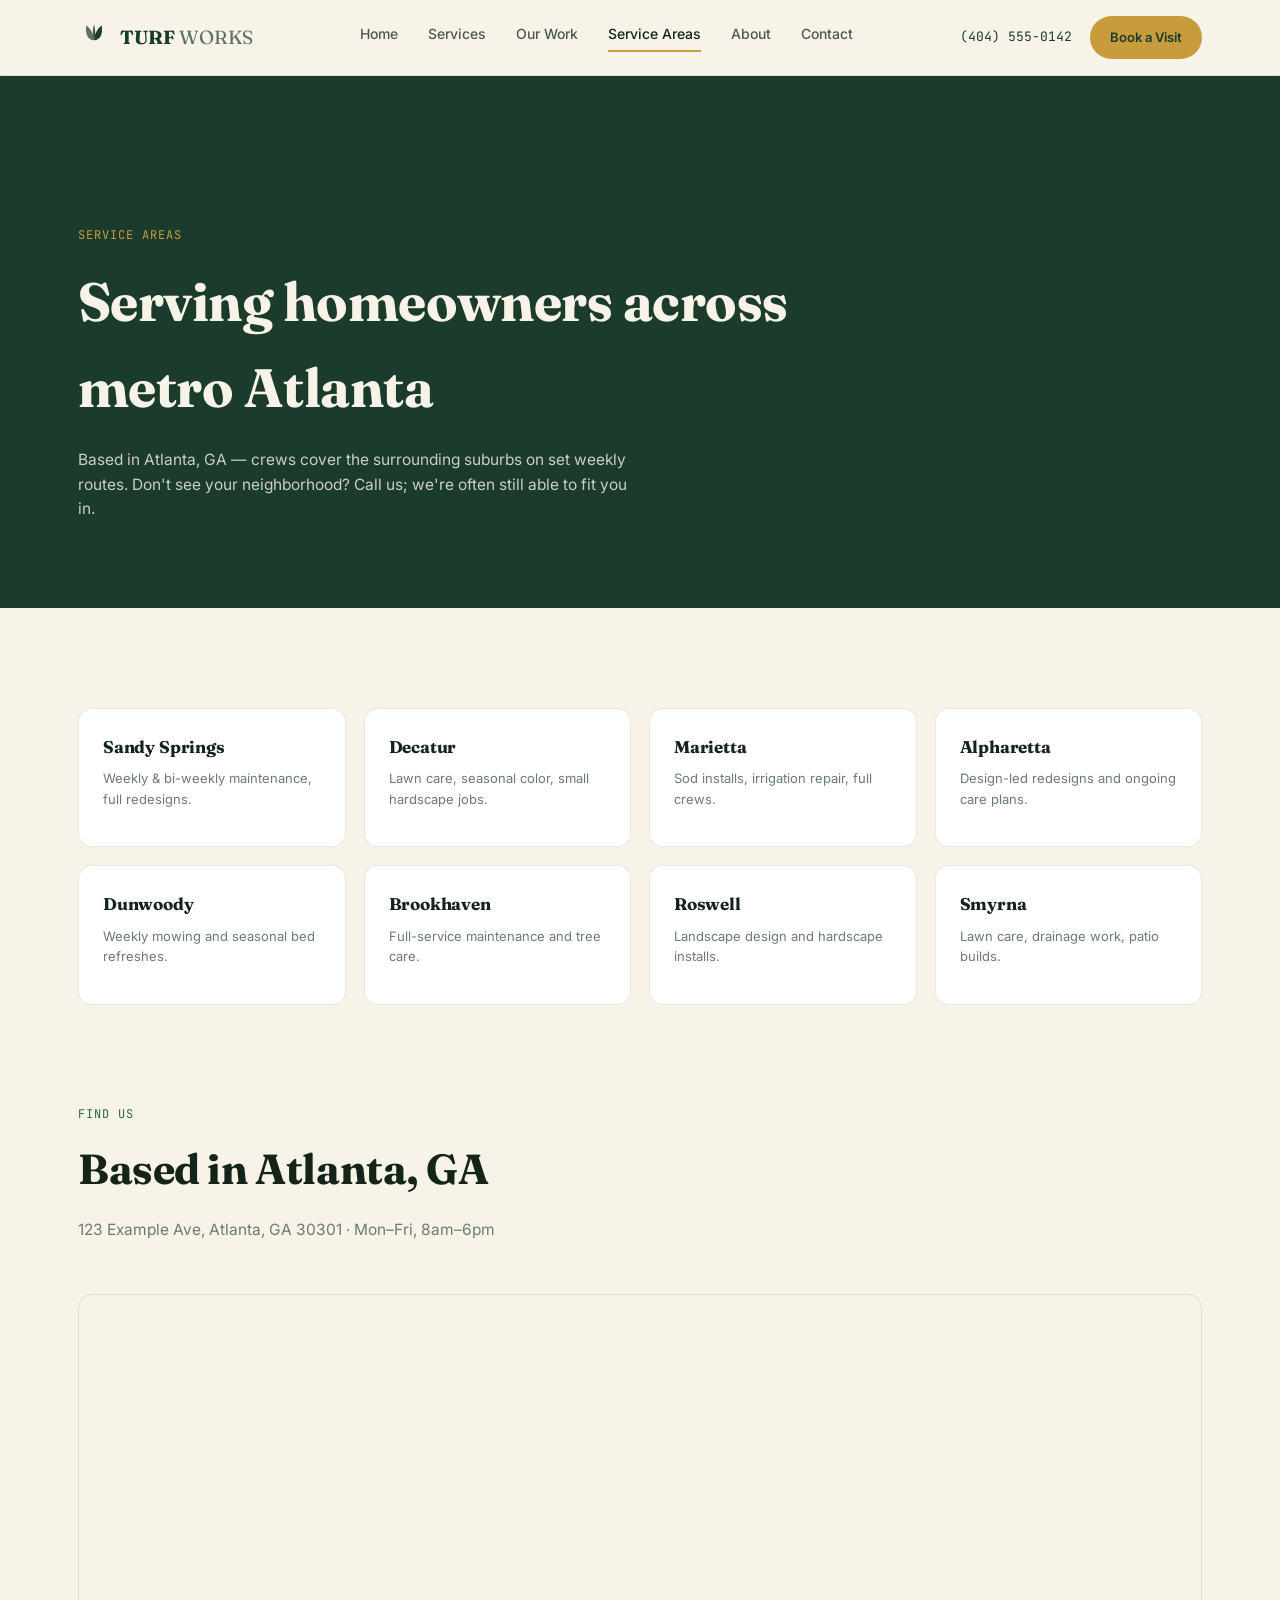
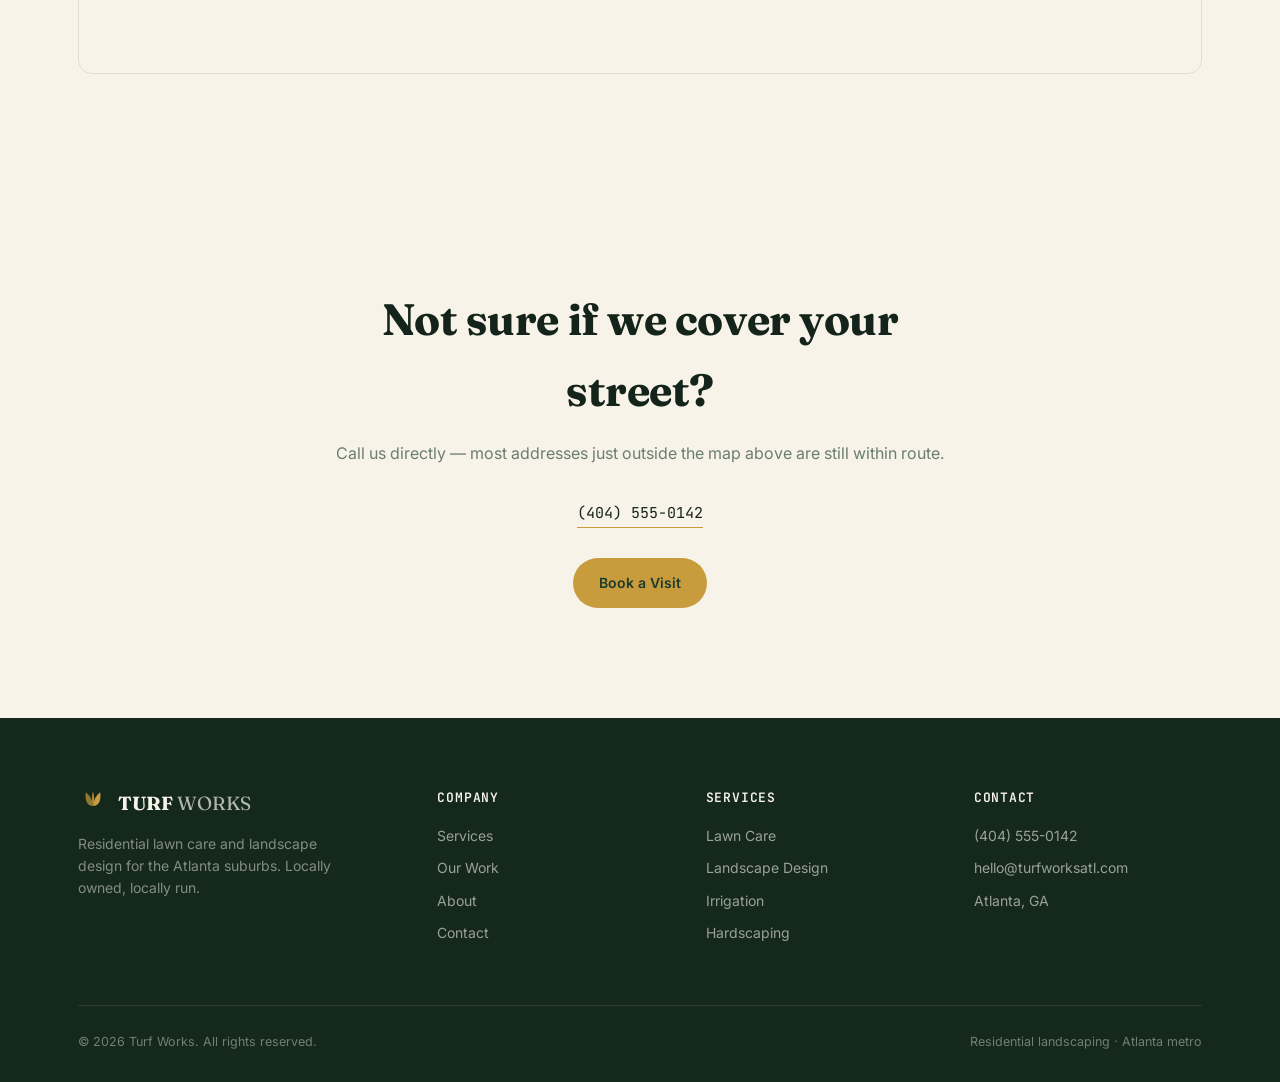
<file: service-areas.html>
<!DOCTYPE html>
<html lang="en">
<head>
<meta charset="UTF-8">
<meta name="viewport" content="width=device-width, initial-scale=1.0">
<title>Areas We Serve | Lawn Care Near You in Metro Atlanta | Turf Works</title>
<meta name="description" content="Turf Works provides lawn care and landscaping to homeowners in Sandy Springs, Decatur, Marietta, Alpharetta, Dunwoody, Brookhaven, Roswell, and Smyrna, GA.">
<link rel="canonical" href="https://turfworksatl.com/service-areas.html">
<link rel="preconnect" href="https://fonts.googleapis.com">
<link href="https://fonts.googleapis.com/css2?family=Fraunces:ital,opsz,wght@0,9..144,400;0,9..144,600;0,9..144,700;0,9..144,900;1,9..144,500&family=Inter:wght@400;500;600;700&family=JetBrains+Mono:wght@400;600&display=swap" rel="stylesheet">
<link rel="stylesheet" href="css/style.css">
<script type="application/ld+json">
{
  "@context": "https://schema.org",
  "@type": "HomeAndConstructionBusiness",
  "name": "Turf Works",
  "areaServed": [
    {"@type":"City","name":"Sandy Springs, GA"},
    {"@type":"City","name":"Decatur, GA"},
    {"@type":"City","name":"Marietta, GA"},
    {"@type":"City","name":"Alpharetta, GA"},
    {"@type":"City","name":"Dunwoody, GA"},
    {"@type":"City","name":"Brookhaven, GA"},
    {"@type":"City","name":"Roswell, GA"},
    {"@type":"City","name":"Smyrna, GA"}
  ]
}
</script>
</head>
<body>

<nav>
  <div class="nav-inner">
    <a class="brand" href="index.html">
      <svg viewBox="0 0 100 100" fill="none">
        <path d="M50 60 C 30 60 22 40 26 14 C 40 24 48 40 50 60 Z" fill="currentColor" opacity=".7"/>
        <path d="M50 60 C 70 60 78 40 74 14 C 60 24 52 40 50 60 Z" fill="currentColor"/>
        <path d="M50 60 C 44 44 46 26 50 10 C 54 26 56 44 50 60 Z" fill="currentColor" opacity=".85"/>
      </svg>
      <span class="brand-word">TURF <span>WORKS</span></span>
    </a>
    <div class="nav-links">
      <a href="index.html">Home</a>
      <a href="services.html">Services</a>
      <a href="our-work.html">Our Work</a>
      <a href="service-areas.html" class="active">Service Areas</a>
      <a href="about.html">About</a>
      <a href="contact.html">Contact</a>
    </div>
    <div class="nav-cta">
      <span class="nav-phone">(404) 555-0142</span>
      <a href="book-a-visit.html" class="btn btn-gold" style="padding:11px 20px;font-size:13px;">Book a Visit</a>
      <button class="nav-toggle" aria-label="Menu">☰</button>
    </div>
  </div>
</nav>

<header class="page-hero">
  <div class="wrap">
    <span class="mono">Service Areas</span>
    <h1>Serving homeowners across metro Atlanta</h1>
    <p>Based in Atlanta, GA — crews cover the surrounding suburbs on set weekly routes. Don't see your neighborhood? Call us; we're often still able to fit you in.</p>
  </div>
</header>

<section class="section">
  <div class="wrap">
    <div class="area-grid reveal">
      <div class="area-card"><h3>Sandy Springs</h3><p>Weekly &amp; bi-weekly maintenance, full redesigns.</p></div>
      <div class="area-card"><h3>Decatur</h3><p>Lawn care, seasonal color, small hardscape jobs.</p></div>
      <div class="area-card"><h3>Marietta</h3><p>Sod installs, irrigation repair, full crews.</p></div>
      <div class="area-card"><h3>Alpharetta</h3><p>Design-led redesigns and ongoing care plans.</p></div>
      <div class="area-card"><h3>Dunwoody</h3><p>Weekly mowing and seasonal bed refreshes.</p></div>
      <div class="area-card"><h3>Brookhaven</h3><p>Full-service maintenance and tree care.</p></div>
      <div class="area-card"><h3>Roswell</h3><p>Landscape design and hardscape installs.</p></div>
      <div class="area-card"><h3>Smyrna</h3><p>Lawn care, drainage work, patio builds.</p></div>
    </div>
  </div>
</section>

<section class="section" style="padding-top:0;">
  <div class="wrap">
    <div class="section-head reveal">
      <div class="section-eyebrow mono">Find Us</div>
      <h2>Based in Atlanta, GA</h2>
      <p>123 Example Ave, Atlanta, GA 30301 · Mon–Fri, 8am–6pm</p>
    </div>
    <div class="map-frame reveal">
      <iframe src="https://www.google.com/maps?q=Atlanta,GA&output=embed" loading="lazy" title="Turf Works service area map"></iframe>
    </div>
  </div>
</section>

<section class="cta">
  <div class="wrap reveal">
    <h2>Not sure if we cover your street?</h2>
    <p>Call us directly — most addresses just outside the map above are still within route.</p>
    <div class="cta-contact"><a href="tel:4045550142">(404) 555-0142</a></div>
    <div class="cta-btn"><a href="book-a-visit.html" class="btn btn-gold">Book a Visit</a></div>
  </div>
</section>

<footer>
  <div class="wrap">
    <div class="footer-grid">
      <div class="footer-brand">
        <a class="brand" href="index.html">
          <svg viewBox="0 0 100 100" fill="none" style="width:30px;height:30px;color:var(--gold);">
            <path d="M50 60 C 30 60 22 40 26 14 C 40 24 48 40 50 60 Z" fill="currentColor" opacity=".7"/>
            <path d="M50 60 C 70 60 78 40 74 14 C 60 24 52 40 50 60 Z" fill="currentColor"/>
            <path d="M50 60 C 44 44 46 26 50 10 C 54 26 56 44 50 60 Z" fill="currentColor" opacity=".85"/>
          </svg>
          <span class="brand-word">TURF <span>WORKS</span></span>
        </a>
        <p>Residential lawn care and landscape design for the Atlanta suburbs. Locally owned, locally run.</p>
      </div>
      <div>
        <h4>Company</h4>
        <ul><li><a href="services.html">Services</a></li><li><a href="our-work.html">Our Work</a></li><li><a href="about.html">About</a></li><li><a href="contact.html">Contact</a></li></ul>
      </div>
      <div>
        <h4>Services</h4>
        <ul><li>Lawn Care</li><li>Landscape Design</li><li>Irrigation</li><li>Hardscaping</li></ul>
      </div>
      <div>
        <h4>Contact</h4>
        <ul><li><a href="tel:4045550142">(404) 555-0142</a></li><li><a href="mailto:hello@turfworksatl.com">hello@turfworksatl.com</a></li><li>Atlanta, GA</li></ul>
      </div>
    </div>
    <div class="footer-bottom">
      <span>© <span id="yr"></span> Turf Works. All rights reserved.</span>
      <span>Residential landscaping · Atlanta metro</span>
    </div>
  </div>
</footer>

<script src="js/main.js"></script>
</body>
</html>
</file>
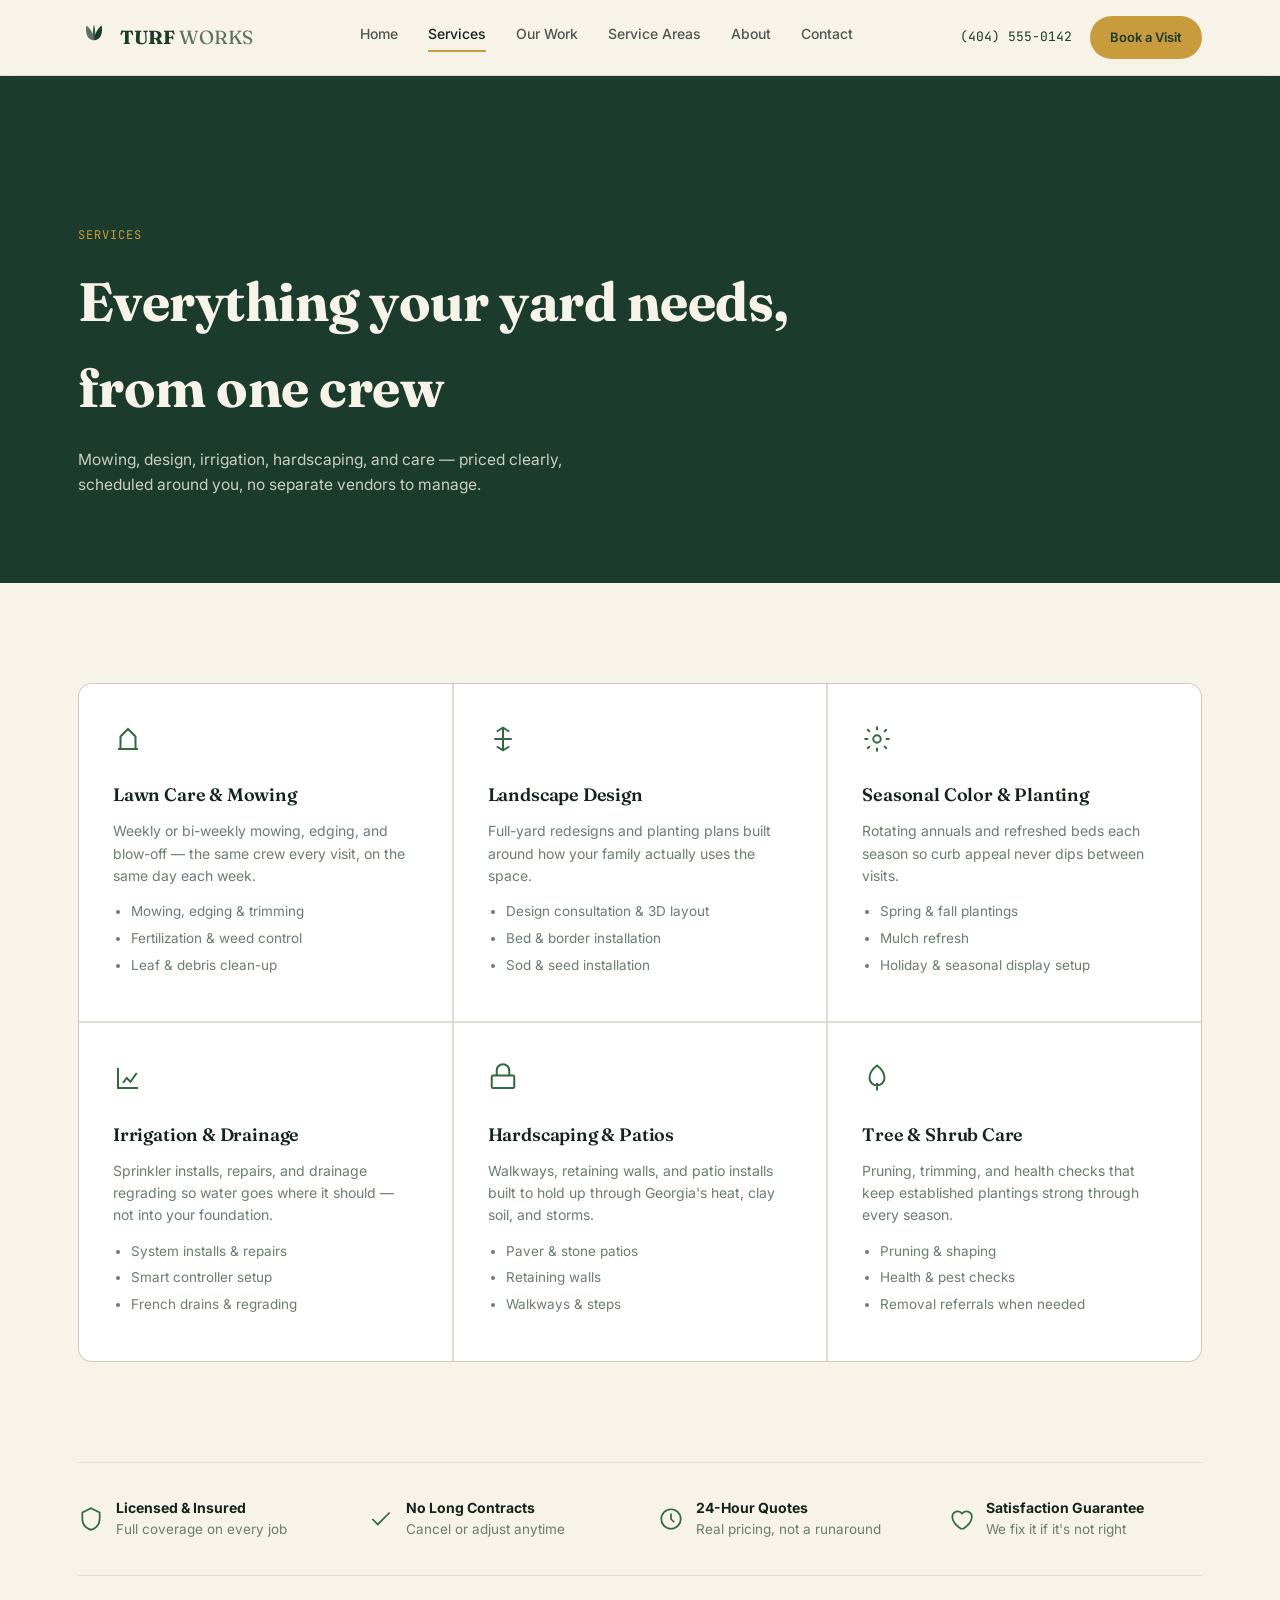
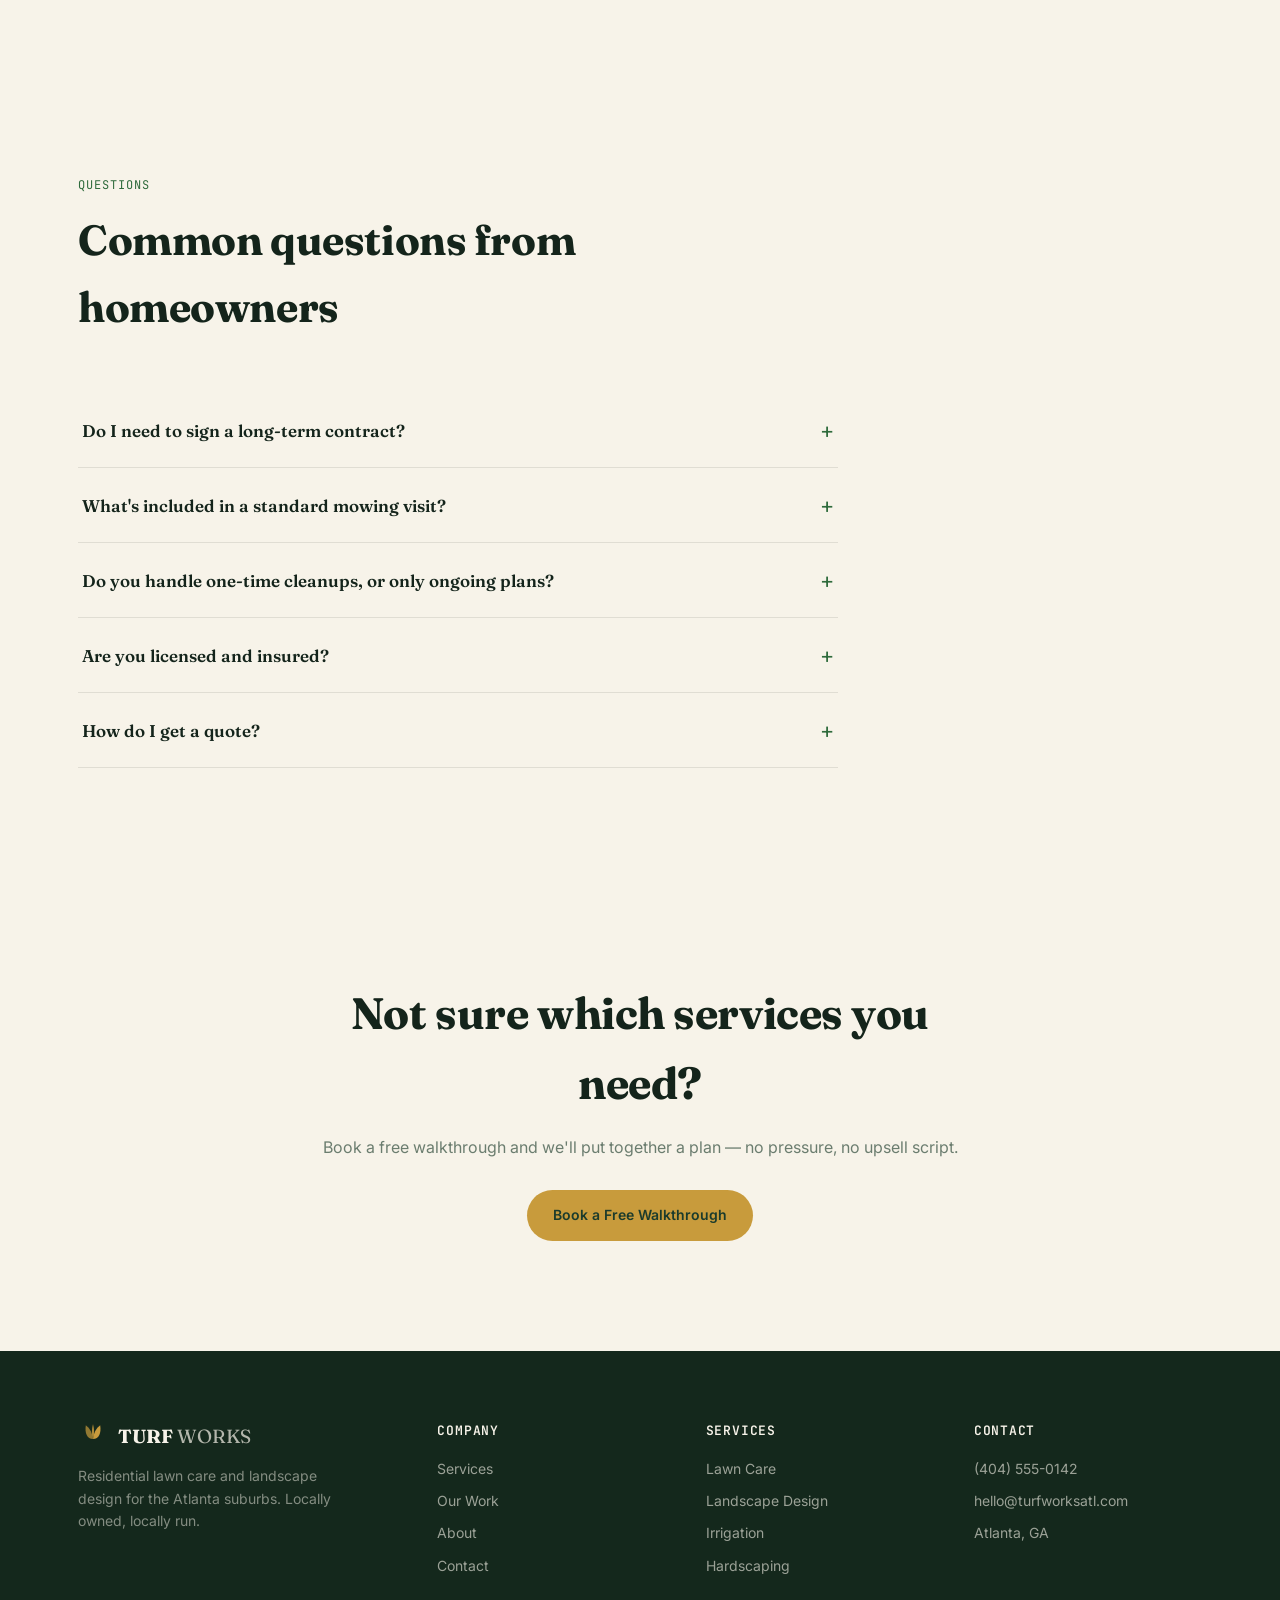
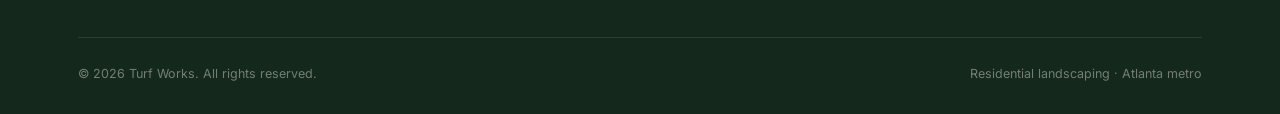
<file: services.html>
<!DOCTYPE html>
<html lang="en">
<head>
<meta charset="UTF-8">
<meta name="viewport" content="width=device-width, initial-scale=1.0">
<title>Lawn Care, Landscaping &amp; Hardscaping Services | Turf Works Atlanta</title>
<meta name="description" content="Weekly lawn care, landscape design, irrigation, hardscaping, and tree &amp; shrub care for Atlanta-area homeowners. No contracts required, transparent process, free quotes.">
<link rel="canonical" href="https://turfworksatl.com/services.html">
<link rel="preconnect" href="https://fonts.googleapis.com">
<link href="https://fonts.googleapis.com/css2?family=Fraunces:ital,opsz,wght@0,9..144,400;0,9..144,600;0,9..144,700;0,9..144,900;1,9..144,500&family=Inter:wght@400;500;600;700&family=JetBrains+Mono:wght@400;600&display=swap" rel="stylesheet">
<link rel="stylesheet" href="css/style.css">
<script type="application/ld+json">
{
  "@context": "https://schema.org",
  "@type": "Service",
  "serviceType": "Residential Landscaping",
  "provider": {"@type": "HomeAndConstructionBusiness", "name": "Turf Works", "telephone": "+1-404-555-0142"},
  "areaServed": "Metro Atlanta, GA",
  "hasOfferCatalog": {
    "@type": "OfferCatalog",
    "name": "Turf Works Services",
    "itemListElement": [
      {"@type":"Offer","itemOffered":{"@type":"Service","name":"Lawn Care & Mowing"}},
      {"@type":"Offer","itemOffered":{"@type":"Service","name":"Landscape Design"}},
      {"@type":"Offer","itemOffered":{"@type":"Service","name":"Irrigation & Drainage"}},
      {"@type":"Offer","itemOffered":{"@type":"Service","name":"Hardscaping & Patios"}},
      {"@type":"Offer","itemOffered":{"@type":"Service","name":"Tree & Shrub Care"}}
    ]
  }
}
</script>
</head>
<body>

<nav>
  <div class="nav-inner">
    <a class="brand" href="index.html">
      <svg viewBox="0 0 100 100" fill="none">
        <path d="M50 60 C 30 60 22 40 26 14 C 40 24 48 40 50 60 Z" fill="currentColor" opacity=".7"/>
        <path d="M50 60 C 70 60 78 40 74 14 C 60 24 52 40 50 60 Z" fill="currentColor"/>
        <path d="M50 60 C 44 44 46 26 50 10 C 54 26 56 44 50 60 Z" fill="currentColor" opacity=".85"/>
      </svg>
      <span class="brand-word">TURF <span>WORKS</span></span>
    </a>
    <div class="nav-links">
      <a href="index.html">Home</a>
      <a href="services.html" class="active">Services</a>
      <a href="our-work.html">Our Work</a>
      <a href="service-areas.html">Service Areas</a>
      <a href="about.html">About</a>
      <a href="contact.html">Contact</a>
    </div>
    <div class="nav-cta">
      <span class="nav-phone">(404) 555-0142</span>
      <a href="book-a-visit.html" class="btn btn-gold" style="padding:11px 20px;font-size:13px;">Book a Visit</a>
      <button class="nav-toggle" aria-label="Menu">☰</button>
    </div>
  </div>
</nav>

<header class="page-hero">
  <div class="wrap">
    <span class="mono">Services</span>
    <h1>Everything your yard needs, from one crew</h1>
    <p>Mowing, design, irrigation, hardscaping, and care — priced clearly, scheduled around you, no separate vendors to manage.</p>
  </div>
</header>

<section class="section">
  <div class="wrap">
    <div class="services-grid reveal">
      <div class="service-card lg">
        <svg viewBox="0 0 24 24" fill="none" stroke="currentColor" stroke-width="1.6"><path d="M4 20h16M6 20V10l6-6 6 6v10"/></svg>
        <h3>Lawn Care &amp; Mowing</h3>
        <p>Weekly or bi-weekly mowing, edging, and blow-off — the same crew every visit, on the same day each week.</p>
        <ul><li>Mowing, edging &amp; trimming</li><li>Fertilization &amp; weed control</li><li>Leaf &amp; debris clean-up</li></ul>
      </div>
      <div class="service-card lg">
        <svg viewBox="0 0 24 24" fill="none" stroke="currentColor" stroke-width="1.6"><path d="M12 3v18M5 12h14M7 6l5-3 5 3M7 18l5 3 5-3"/></svg>
        <h3>Landscape Design</h3>
        <p>Full-yard redesigns and planting plans built around how your family actually uses the space.</p>
        <ul><li>Design consultation &amp; 3D layout</li><li>Bed &amp; border installation</li><li>Sod &amp; seed installation</li></ul>
      </div>
      <div class="service-card lg">
        <svg viewBox="0 0 24 24" fill="none" stroke="currentColor" stroke-width="1.6"><circle cx="12" cy="12" r="3"/><path d="M12 2v3M12 19v3M4.2 4.2l2.1 2.1M17.7 17.7l2.1 2.1M2 12h3M19 12h3M4.2 19.8l2.1-2.1M17.7 6.3l2.1-2.1"/></svg>
        <h3>Seasonal Color &amp; Planting</h3>
        <p>Rotating annuals and refreshed beds each season so curb appeal never dips between visits.</p>
        <ul><li>Spring &amp; fall plantings</li><li>Mulch refresh</li><li>Holiday &amp; seasonal display setup</li></ul>
      </div>
      <div class="service-card lg">
        <svg viewBox="0 0 24 24" fill="none" stroke="currentColor" stroke-width="1.6"><path d="M4 4v16h16M8 16l3-4 3 3 5-7"/></svg>
        <h3>Irrigation &amp; Drainage</h3>
        <p>Sprinkler installs, repairs, and drainage regrading so water goes where it should — not into your foundation.</p>
        <ul><li>System installs &amp; repairs</li><li>Smart controller setup</li><li>French drains &amp; regrading</li></ul>
      </div>
      <div class="service-card lg">
        <svg viewBox="0 0 24 24" fill="none" stroke="currentColor" stroke-width="1.6"><rect x="3" y="10" width="18" height="10" rx="1"/><path d="M7 10V6a5 5 0 0110 0v4"/></svg>
        <h3>Hardscaping &amp; Patios</h3>
        <p>Walkways, retaining walls, and patio installs built to hold up through Georgia's heat, clay soil, and storms.</p>
        <ul><li>Paver &amp; stone patios</li><li>Retaining walls</li><li>Walkways &amp; steps</li></ul>
      </div>
      <div class="service-card lg">
        <svg viewBox="0 0 24 24" fill="none" stroke="currentColor" stroke-width="1.6"><path d="M12 2c4 3 6 6 6 10a6 6 0 01-12 0c0-4 2-7 6-10zM12 22v-6"/></svg>
        <h3>Tree &amp; Shrub Care</h3>
        <p>Pruning, trimming, and health checks that keep established plantings strong through every season.</p>
        <ul><li>Pruning &amp; shaping</li><li>Health &amp; pest checks</li><li>Removal referrals when needed</li></ul>
      </div>
    </div>
  </div>
</section>

<section class="section" style="padding-top:0;">
  <div class="wrap">
    <div class="trust-row reveal">
      <div class="trust-item">
        <svg viewBox="0 0 24 24" fill="none" stroke="currentColor" stroke-width="1.6"><path d="M12 2l8 4v6c0 5-3.5 8.5-8 10-4.5-1.5-8-5-8-10V6l8-4z"/></svg>
        <div><b>Licensed &amp; Insured</b>Full coverage on every job</div>
      </div>
      <div class="trust-item">
        <svg viewBox="0 0 24 24" fill="none" stroke="currentColor" stroke-width="1.6"><path d="M20 6L9 17l-5-5"/></svg>
        <div><b>No Long Contracts</b>Cancel or adjust anytime</div>
      </div>
      <div class="trust-item">
        <svg viewBox="0 0 24 24" fill="none" stroke="currentColor" stroke-width="1.6"><circle cx="12" cy="12" r="9"/><path d="M12 7v5l3 3"/></svg>
        <div><b>24-Hour Quotes</b>Real pricing, not a runaround</div>
      </div>
      <div class="trust-item">
        <svg viewBox="0 0 24 24" fill="none" stroke="currentColor" stroke-width="1.6"><path d="M12 21s-8-4.5-8-11a5 5 0 019-3 5 5 0 019 3c0 6.5-8 11-8 11z"/></svg>
        <div><b>Satisfaction Guarantee</b>We fix it if it's not right</div>
      </div>
    </div>
  </div>
</section>

<section class="section">
  <div class="wrap">
    <div class="section-head reveal">
      <div class="section-eyebrow mono">Questions</div>
      <h2>Common questions from homeowners</h2>
    </div>
    <div class="reveal" style="max-width:760px;">
      <div class="faq-item">
        <button class="faq-q">Do I need to sign a long-term contract? <span class="plus">+</span></button>
        <div class="faq-a"><p>No. Most clients start with a season-to-season maintenance plan and can adjust or cancel with notice — no multi-year lock-in.</p></div>
      </div>
      <div class="faq-item">
        <button class="faq-q">What's included in a standard mowing visit? <span class="plus">+</span></button>
        <div class="faq-a"><p>Mowing, edging along beds and hardscape, string-trimming, and a full blow-off of clippings from walkways and driveways.</p></div>
      </div>
      <div class="faq-item">
        <button class="faq-q">Do you handle one-time cleanups, or only ongoing plans? <span class="plus">+</span></button>
        <div class="faq-a"><p>Both. One-time spring and fall cleanups, storm debris removal, and single-project design work are all available without an ongoing commitment.</p></div>
      </div>
      <div class="faq-item">
        <button class="faq-q">Are you licensed and insured? <span class="plus">+</span></button>
        <div class="faq-a"><p>Yes — fully licensed and insured for both landscape maintenance and hardscape construction work in Georgia.</p></div>
      </div>
      <div class="faq-item">
        <button class="faq-q">How do I get a quote? <span class="plus">+</span></button>
        <div class="faq-a"><p>Book a free on-site visit through our online calendar, or call directly. Most quotes are delivered within 24 hours of the visit.</p></div>
      </div>
    </div>
  </div>
</section>

<section class="cta">
  <div class="wrap reveal">
    <h2>Not sure which services you need?</h2>
    <p>Book a free walkthrough and we'll put together a plan — no pressure, no upsell script.</p>
    <div class="cta-btn"><a href="book-a-visit.html" class="btn btn-gold">Book a Free Walkthrough</a></div>
  </div>
</section>

<footer>
  <div class="wrap">
    <div class="footer-grid">
      <div class="footer-brand">
        <a class="brand" href="index.html">
          <svg viewBox="0 0 100 100" fill="none" style="width:30px;height:30px;color:var(--gold);">
            <path d="M50 60 C 30 60 22 40 26 14 C 40 24 48 40 50 60 Z" fill="currentColor" opacity=".7"/>
            <path d="M50 60 C 70 60 78 40 74 14 C 60 24 52 40 50 60 Z" fill="currentColor"/>
            <path d="M50 60 C 44 44 46 26 50 10 C 54 26 56 44 50 60 Z" fill="currentColor" opacity=".85"/>
          </svg>
          <span class="brand-word">TURF <span>WORKS</span></span>
        </a>
        <p>Residential lawn care and landscape design for the Atlanta suburbs. Locally owned, locally run.</p>
      </div>
      <div>
        <h4>Company</h4>
        <ul><li><a href="services.html">Services</a></li><li><a href="our-work.html">Our Work</a></li><li><a href="about.html">About</a></li><li><a href="contact.html">Contact</a></li></ul>
      </div>
      <div>
        <h4>Services</h4>
        <ul><li>Lawn Care</li><li>Landscape Design</li><li>Irrigation</li><li>Hardscaping</li></ul>
      </div>
      <div>
        <h4>Contact</h4>
        <ul><li><a href="tel:4045550142">(404) 555-0142</a></li><li><a href="mailto:hello@turfworksatl.com">hello@turfworksatl.com</a></li><li>Atlanta, GA</li></ul>
      </div>
    </div>
    <div class="footer-bottom">
      <span>© <span id="yr"></span> Turf Works. All rights reserved.</span>
      <span>Residential landscaping · Atlanta metro</span>
    </div>
  </div>
</footer>

<script src="js/main.js"></script>
</body>
</html>
</file>
<file: css/style.css>
:root{
  --dark:#1B3B2C;
  --dark-2:#14281C;
  --mid:#2F6B3C;
  --gold:#C89B3C;
  --cream:#F7F3E9;
  --surface:#FFFFFF;
  --ink:#14241B;
  --muted:#6B7D6F;
  --line:rgba(20,36,27,.10);
  --radius:14px;
}
*{box-sizing:border-box;}
html{scroll-behavior:smooth;}
body{
  margin:0;background:var(--cream);color:var(--ink);
  font-family:'Inter',sans-serif;line-height:1.6;-webkit-font-smoothing:antialiased;
}
h1,h2,h3,h4{font-family:'Fraunces',serif;margin:0;letter-spacing:-.01em;}
.mono{font-family:'JetBrains Mono',monospace;letter-spacing:.08em;text-transform:uppercase;}
a{color:inherit;text-decoration:none;}
.wrap{max-width:1180px;margin:0 auto;padding:0 28px;}
img{max-width:100%;display:block;}
.btn{
  display:inline-flex;align-items:center;justify-content:center;
  padding:14px 26px;border-radius:999px;font-size:14px;font-weight:600;
  cursor:pointer;border:none;font-family:'Inter',sans-serif;transition:transform .2s ease, opacity .2s ease;
}
.btn:hover{transform:translateY(-2px);}
.btn-gold{background:var(--gold);color:var(--dark);}
.btn-outline-dark{background:transparent;border:1px solid var(--dark);color:var(--dark);}
.btn-outline-cream{background:transparent;border:1px solid rgba(247,243,233,.5);color:var(--cream);}
.btn:disabled{opacity:.45;cursor:not-allowed;transform:none;}

.reveal{opacity:0;transform:translateY(24px);transition:opacity .7s ease, transform .7s ease;}
.reveal.in-view{opacity:1;transform:translateY(0);}

/* ---------------- NAV ---------------- */
nav{
  position:sticky;top:0;z-index:50;background:rgba(247,243,233,.92);
  backdrop-filter:blur(8px);border-bottom:1px solid var(--line);
}
.nav-inner{display:flex;align-items:center;justify-content:space-between;padding:16px 28px;max-width:1180px;margin:0 auto;}
.brand{display:flex;align-items:center;gap:10px;}
.brand svg{width:32px;height:32px;color:var(--dark);flex-shrink:0;}
.brand-word{font-family:'Fraunces',serif;font-weight:700;font-size:19px;color:var(--dark);}
.brand-word span{font-weight:400;opacity:.7;}
.nav-links{display:flex;gap:30px;font-size:14px;font-weight:500;color:var(--ink);}
.nav-links a{opacity:.75;transition:opacity .2s;}
.nav-links a:hover, .nav-links a.active{opacity:1;}
.nav-links a.active{border-bottom:2px solid var(--gold);padding-bottom:4px;}
.nav-cta{display:flex;align-items:center;gap:18px;}
.nav-phone{font-family:'JetBrains Mono',monospace;font-size:13px;color:var(--dark);display:none;}
.nav-toggle{display:none;background:none;border:none;font-size:22px;cursor:pointer;color:var(--dark);}
@media(min-width:760px){.nav-phone{display:inline;}}
@media(max-width:900px){
  .nav-links{position:fixed;top:65px;left:0;right:0;background:var(--cream);flex-direction:column;gap:0;
    max-height:0;overflow:hidden;transition:max-height .3s ease;border-bottom:1px solid var(--line);}
  .nav-links.open{max-height:320px;}
  .nav-links a{padding:16px 28px;border-bottom:1px solid var(--line);width:100%;}
  .nav-toggle{display:block;}
}

/* ---------------- PAGE HERO (interior pages) ---------------- */
.page-hero{
  padding:150px 0 70px;background:var(--dark);color:var(--cream);position:relative;overflow:hidden;
}
.page-hero .mono{color:var(--gold);font-size:12px;margin-bottom:14px;display:block;}
.page-hero h1{font-size:clamp(32px,5vw,54px);max-width:760px;}
.page-hero p{margin-top:16px;max-width:560px;opacity:.8;font-size:15.5px;}

/* ---------------- HOME HERO ---------------- */
.hero{
  position:relative;min-height:88vh;display:flex;align-items:flex-end;
  background-image:linear-gradient(180deg, rgba(20,30,22,.35) 0%, rgba(15,25,18,.88) 78%),
    url('https://images.unsplash.com/photo-1655961539194-fc970b063bc5?fm=jpg&q=75&w=1800&auto=format&fit=crop');
  background-size:cover;background-position:center;
}
.hero-inner{position:relative;z-index:2;padding:100px 0 64px;color:var(--cream);width:100%;}
.hero-eyebrow{font-family:'JetBrains Mono',monospace;font-size:12px;letter-spacing:.14em;text-transform:uppercase;color:var(--gold);margin-bottom:16px;}
.hero h1{font-weight:900;text-transform:uppercase;font-size:clamp(36px,6.4vw,76px);line-height:.98;max-width:820px;}
.hero p{margin-top:20px;max-width:480px;font-size:16px;opacity:.85;}
.hero-cta{margin-top:32px;display:flex;gap:14px;flex-wrap:wrap;}

.stat-strip{background:var(--dark-2);color:var(--cream);}
.stat-grid{display:flex;flex-wrap:wrap;max-width:1180px;margin:0 auto;}
.stat-grid div{flex:1;min-width:150px;padding:30px 28px;border-right:1px solid rgba(247,243,233,.1);}
.stat-grid div:last-child{border-right:none;}
.stat-num{font-family:'Fraunces',serif;font-size:38px;font-weight:700;}
.stat-label{font-size:11px;text-transform:uppercase;letter-spacing:.07em;opacity:.65;margin-top:6px;}

/* ---------------- SECTION SHELL ---------------- */
.section{padding:100px 0;}
.section-head{margin-bottom:52px;max-width:600px;}
.section-eyebrow{color:var(--mid);font-size:12px;margin-bottom:12px;}
.section-head h2{font-size:clamp(28px,4vw,42px);}
.section-head p{color:var(--muted);margin-top:14px;font-size:15.5px;}

/* ---------------- SERVICES ---------------- */
.services-grid{display:grid;grid-template-columns:repeat(3,1fr);gap:2px;background:var(--line);border:1px solid var(--line);border-radius:var(--radius);overflow:hidden;}
.service-card{background:var(--surface);padding:34px 30px;}
.service-card.lg{padding:40px 34px;}
.service-card svg{width:30px;height:30px;color:var(--mid);margin-bottom:20px;}
.service-card h3{font-size:18px;font-weight:600;font-family:'Fraunces',serif;}
.service-card p{font-size:14px;color:var(--muted);margin-top:10px;}
.service-card ul{margin:14px 0 0;padding-left:18px;font-size:13.5px;color:var(--muted);}
.service-card li{margin-bottom:5px;}
@media(max-width:820px){.services-grid{grid-template-columns:1fr;}}
@media(min-width:821px) and (max-width:1080px){.services-grid{grid-template-columns:repeat(2,1fr);}}

/* ---------------- STATEMENT ---------------- */
.statement{background:var(--dark);color:var(--cream);padding:120px 0;text-align:center;}
.statement h2{font-weight:500;font-style:italic;font-size:clamp(26px,4.4vw,48px);line-height:1.3;max-width:820px;margin:0 auto;}
.cycle-wrap{display:inline-block;border-bottom:2px solid var(--gold);color:var(--gold);min-width:9ch;white-space:nowrap;overflow:visible;position:relative;transition:opacity .25s ease;}

/* ---------------- PORTFOLIO ---------------- */
.portfolio{background:var(--dark);padding:0 0 100px;}
.portfolio .section-head{color:var(--cream);}
.portfolio .section-head p{color:rgba(247,243,233,.65);}
.portfolio-grid{display:grid;grid-template-columns:repeat(3,1fr);gap:2px;}
.p-item{position:relative;height:320px;background-size:cover;background-position:center;overflow:hidden;transition:opacity .3s ease;}
.p-item::after{content:"";position:absolute;inset:0;background:linear-gradient(0deg,rgba(0,0,0,.8),rgba(0,0,0,0) 55%);opacity:0;transition:opacity .3s ease;}
.p-item:hover::after{opacity:1;}
.p-cap{position:absolute;left:20px;bottom:-32px;color:#fff;font-size:14px;font-weight:600;transition:bottom .3s ease;}
.p-cap small{display:block;font-family:'JetBrains Mono',monospace;font-size:10.5px;font-weight:400;opacity:.75;margin-top:3px;letter-spacing:.04em;}
.p-item:hover .p-cap{bottom:18px;}
.p-item .tag{position:absolute;top:14px;left:14px;font-family:'JetBrains Mono',monospace;font-size:10px;letter-spacing:.06em;text-transform:uppercase;background:rgba(0,0,0,.55);padding:5px 9px;border-radius:5px;color:#fff;}
.p-item.hide{display:none;}
@media(max-width:820px){.portfolio-grid{grid-template-columns:1fr;}}

.filter-row{display:flex;gap:10px;flex-wrap:wrap;margin-bottom:6px;}
.filter-pill{
  padding:9px 18px;border-radius:999px;font-size:13px;font-family:'JetBrains Mono',monospace;
  text-transform:uppercase;letter-spacing:.04em;background:rgba(247,243,233,.08);color:var(--cream);
  border:1px solid rgba(247,243,233,.18);cursor:pointer;transition:.2s ease;
}
.filter-pill.active{background:var(--gold);color:var(--dark);border-color:var(--gold);}

/* ---------------- TRUST / TESTIMONIALS ---------------- */
.trust-row{display:flex;flex-wrap:wrap;gap:36px;justify-content:space-between;padding:34px 0;border-top:1px solid var(--line);border-bottom:1px solid var(--line);}
.trust-item{display:flex;align-items:center;gap:12px;font-size:13.5px;color:var(--muted);flex:1;min-width:200px;}
.trust-item svg{width:26px;height:26px;color:var(--mid);flex-shrink:0;}
.trust-item b{color:var(--ink);display:block;font-size:14px;}

.testi-grid{display:grid;grid-template-columns:repeat(3,1fr);gap:22px;}
.testi-card{background:var(--surface);border:1px solid var(--line);border-radius:var(--radius);padding:28px 26px;}
.testi-stars{color:var(--gold);font-size:14px;letter-spacing:2px;margin-bottom:14px;}
.testi-quote{font-size:14.5px;color:var(--ink);line-height:1.65;}
.testi-person{display:flex;align-items:center;gap:12px;margin-top:20px;}
.avatar{
  width:40px;height:40px;border-radius:50%;display:flex;align-items:center;justify-content:center;
  font-family:'Fraunces',serif;font-weight:700;font-size:14px;color:var(--cream);flex-shrink:0;
}
.testi-person div span{display:block;font-size:12.5px;color:var(--muted);}
.testi-person div b{font-size:14px;}
@media(max-width:820px){.testi-grid{grid-template-columns:1fr;}}

/* ---------------- FAQ ACCORDION ---------------- */
.faq-item{border-bottom:1px solid var(--line);}
.faq-q{
  width:100%;text-align:left;background:none;border:none;padding:24px 4px;
  display:flex;justify-content:space-between;align-items:center;cursor:pointer;
  font-family:'Fraunces',serif;font-size:17px;font-weight:600;color:var(--ink);
}
.faq-q .plus{font-family:'Inter',sans-serif;font-size:22px;font-weight:400;color:var(--mid);transition:transform .3s ease;flex-shrink:0;margin-left:20px;}
.faq-item.open .plus{transform:rotate(45deg);}
.faq-a{max-height:0;overflow:hidden;transition:max-height .35s ease;}
.faq-item.open .faq-a{max-height:240px;}
.faq-a p{padding:0 4px 24px;color:var(--muted);font-size:14.5px;max-width:640px;}

/* ---------------- SERVICE AREAS ---------------- */
.area-grid{display:grid;grid-template-columns:repeat(4,1fr);gap:18px;}
.area-card{background:var(--surface);border:1px solid var(--line);border-radius:var(--radius);padding:24px;transition:border-color .2s ease, transform .2s ease;}
.area-card:hover{border-color:var(--mid);transform:translateY(-3px);}
.area-card h3{font-size:17px;}
.area-card p{font-size:13px;color:var(--muted);margin-top:8px;}
@media(max-width:960px){.area-grid{grid-template-columns:repeat(2,1fr);}}
@media(max-width:560px){.area-grid{grid-template-columns:1fr;}}

.map-frame{border-radius:var(--radius);overflow:hidden;border:1px solid var(--line);height:380px;}
.map-frame iframe{width:100%;height:100%;border:0;filter:grayscale(.25) contrast(1.05);}

/* ---------------- BOOKING CALENDAR ---------------- */
.book-grid{display:grid;grid-template-columns:1.1fr .9fr;gap:44px;align-items:start;}
.cal-card{background:var(--surface);border:1px solid var(--line);border-radius:var(--radius);padding:28px;}
.cal-head{display:flex;align-items:center;justify-content:space-between;margin-bottom:20px;}
.cal-head h3{font-size:18px;}
.cal-nav{display:flex;gap:8px;}
.cal-nav button{background:var(--cream);border:1px solid var(--line);border-radius:8px;width:32px;height:32px;cursor:pointer;font-size:15px;color:var(--ink);}
.cal-grid{display:grid;grid-template-columns:repeat(7,1fr);gap:6px;text-align:center;}
.cal-dow{font-size:11px;color:var(--muted);font-family:'JetBrains Mono',monospace;padding-bottom:6px;}
.cal-day{
  aspect-ratio:1;display:flex;align-items:center;justify-content:center;border-radius:8px;
  font-size:13.5px;cursor:pointer;border:1px solid transparent;transition:.15s ease;
}
.cal-day.disabled{color:#c9c2b2;cursor:not-allowed;}
.cal-day.avail:hover{border-color:var(--mid);}
.cal-day.selected{background:var(--dark);color:var(--cream);}
.cal-day.empty{visibility:hidden;}
.slot-row{display:flex;flex-wrap:wrap;gap:10px;margin-top:22px;}
.slot{padding:10px 16px;border-radius:999px;border:1px solid var(--line);font-size:13px;cursor:pointer;background:var(--cream);transition:.15s ease;}
.slot.selected{background:var(--gold);border-color:var(--gold);color:var(--dark);font-weight:600;}
.slot.taken{opacity:.35;text-decoration:line-through;cursor:not-allowed;}

.book-summary{background:var(--dark);color:var(--cream);border-radius:var(--radius);padding:30px;position:sticky;top:100px;}
.book-summary h3{font-size:18px;margin-bottom:16px;}
.book-line{display:flex;justify-content:space-between;font-size:14px;padding:10px 0;border-bottom:1px solid rgba(247,243,233,.12);}
.book-line span:first-child{opacity:.65;}
.book-form input,.book-form textarea, .contact-form input, .contact-form textarea, .contact-form select{
  width:100%;padding:12px 14px;border-radius:9px;border:1px solid var(--line);background:var(--surface);
  font-family:'Inter',sans-serif;font-size:14px;margin-bottom:12px;color:var(--ink);
}
.book-form label, .contact-form label{font-size:12px;color:rgba(247,243,233,.7);display:block;margin-bottom:6px;font-family:'JetBrains Mono',monospace;text-transform:uppercase;letter-spacing:.04em;}
.contact-form label{color:var(--muted);}
.confirm-box{display:none;text-align:center;padding:30px 10px;}
.confirm-box svg{width:44px;height:44px;color:#7fbf8f;margin-bottom:12px;}
@media(max-width:900px){.book-grid{grid-template-columns:1fr;}.book-summary{position:static;}}

/* ---------------- ABOUT ---------------- */
.about-split{display:grid;grid-template-columns:1fr 1fr;gap:56px;align-items:center;}
.about-split img{border-radius:var(--radius);height:440px;object-fit:cover;width:100%;}
.about-split h2{font-size:clamp(26px,3.6vw,38px);}
.about-split p{margin-top:16px;color:var(--muted);font-size:15px;}
@media(max-width:900px){.about-split{grid-template-columns:1fr;}.about-split img{height:300px;}}

.badge-row{display:grid;grid-template-columns:repeat(4,1fr);gap:20px;}
.badge-card{text-align:center;padding:30px 16px;background:var(--surface);border:1px solid var(--line);border-radius:var(--radius);}
.badge-card svg{width:32px;height:32px;color:var(--mid);margin:0 auto 14px;}
.badge-card b{display:block;font-family:'Fraunces',serif;font-size:16px;margin-bottom:4px;}
.badge-card span{font-size:12.5px;color:var(--muted);}
@media(max-width:820px){.badge-row{grid-template-columns:repeat(2,1fr);}}

/* ---------------- CTA ---------------- */
.cta{padding:110px 0;text-align:center;}
.cta h2{font-size:clamp(28px,4.4vw,44px);max-width:640px;margin:0 auto;}
.cta p{color:var(--muted);margin-top:16px;}
.cta-contact{margin-top:34px;display:flex;gap:28px;justify-content:center;flex-wrap:wrap;font-family:'JetBrains Mono',monospace;font-size:15px;}
.cta-contact a{border-bottom:1px solid var(--gold);padding-bottom:2px;}
.cta-btn{margin-top:30px;}

/* ---------------- FOOTER ---------------- */
footer{background:var(--dark-2);color:rgba(247,243,233,.7);padding:70px 0 30px;}
.footer-grid{display:grid;grid-template-columns:1.4fr 1fr 1fr 1fr;gap:40px;padding-bottom:50px;border-bottom:1px solid rgba(247,243,233,.1);}
.footer-grid h4{color:var(--cream);font-size:13px;text-transform:uppercase;letter-spacing:.06em;margin-bottom:16px;font-family:'JetBrains Mono',monospace;font-weight:600;}
.footer-grid ul{list-style:none;padding:0;margin:0;font-size:14px;}
.footer-grid li{margin-bottom:10px;opacity:.85;}
.footer-brand .brand-word{color:var(--cream);}
.footer-brand p{font-size:14px;margin-top:14px;max-width:280px;opacity:.7;}
.footer-bottom{display:flex;justify-content:space-between;padding-top:26px;font-size:12.5px;opacity:.6;flex-wrap:wrap;gap:10px;}
@media(max-width:820px){.footer-grid{grid-template-columns:1fr 1fr;}}
</file>
